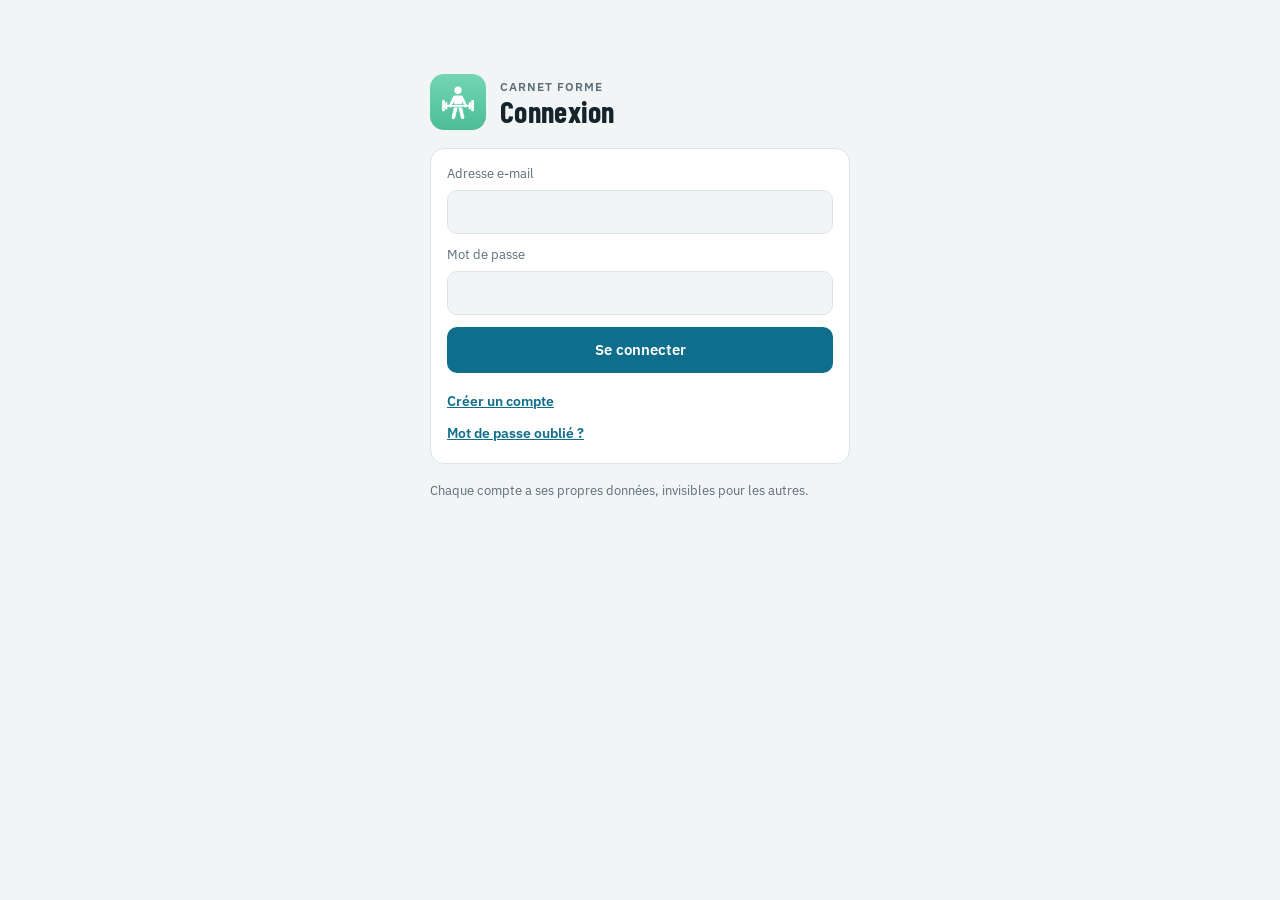
<file: index.html>
<!doctype html>
<html lang="fr">
<head>
<meta charset="utf-8">
<meta name="viewport" content="width=device-width,initial-scale=1,viewport-fit=cover">
<title>Carnet Forme</title>
<meta name="description" content="Carnet d'entraînement, repas et créatine">
<meta name="theme-color" content="#F2F5F6" media="(prefers-color-scheme: light)">
<meta name="theme-color" content="#0F171C" media="(prefers-color-scheme: dark)">
<!-- écran d'accueil iPhone -->
<meta name="apple-mobile-web-app-capable" content="yes">
<meta name="mobile-web-app-capable" content="yes">
<meta name="apple-mobile-web-app-title" content="Carnet forme">
<meta name="apple-mobile-web-app-status-bar-style" content="default">
<link rel="apple-touch-icon" href="icons/apple-touch-icon.png">
<link rel="icon" href="icons/icon.svg" type="image/svg+xml">
<link rel="manifest" href="manifest.webmanifest">
<link rel="preconnect" href="https://fonts.googleapis.com">
<link rel="preconnect" href="https://fonts.gstatic.com" crossorigin>
<link rel="stylesheet" href="https://fonts.googleapis.com/css2?family=Barlow+Condensed:wght@500;600;700&family=IBM+Plex+Sans:wght@400;500;600&family=IBM+Plex+Mono:wght@500&display=swap">
<link rel="stylesheet" href="css/style.css">
</head>
<body>

<!-- ===== Connexion / inscription ===== -->
<div class="auth" id="authView" hidden>
  <div class="auth-brand">
    <img src="icons/icon-192.png" alt="">
    <div><div class="lbl">Carnet Forme</div><h1 id="authTitle">Connexion</h1></div>
  </div>
  <section class="card">
    <form id="authForm" novalidate>
      <label id="fEmail">Adresse e-mail<input id="aEmail" type="email" autocomplete="email" inputmode="email" autocapitalize="off" spellcheck="false"></label>
      <label id="fPass">Mot de passe<input id="aPass" type="password" autocomplete="current-password"></label>
      <label id="fPass2">Confirme le mot de passe<input id="aPass2" type="password" autocomplete="new-password"></label>
      <p class="msg" id="authMsg" role="status" hidden></p>
      <button class="primary" type="submit" id="authSubmit">Se connecter</button>
    </form>
    <div class="auth-links" id="authLinks"></div>
  </section>
  <p class="msg">Chaque compte a ses propres données, invisibles pour les autres.</p>
</div>

<!-- ===== Application ===== -->
<div class="wrap" id="app" hidden>
  <!-- barre fixe en haut : date + navigation + onglets -->
  <div class="appbar">
  <header class="top">
    <div class="daybox">
      <div class="lbl" id="dayRel">Aujourd'hui</div>
      <div class="daylabel" id="dayLabel">—</div>
    </div>
    <div class="daynav">
      <button class="iconbtn" id="prevDay" aria-label="Jour précédent">‹</button>
      <button class="todaybtn" id="goToday">Aujourd'hui</button>
      <button class="iconbtn" id="nextDay" aria-label="Jour suivant">›</button>
    </div>
  </header>
  <nav class="tabs maintabs" role="tablist" aria-label="Sections">
    <button role="tab" id="tabHome" aria-controls="viewHome" aria-selected="true">Accueil</button>
    <button role="tab" id="tabSport" aria-controls="viewSport" aria-selected="false">Séances</button>
    <button role="tab" id="tabExo" aria-controls="viewExo" aria-selected="false">Exercices</button>
    <button role="tab" id="tabNutri" aria-controls="viewNutri" aria-selected="false">Nutrition</button>
  </nav>
  </div>
  <div class="view" id="viewNutri" role="tabpanel" aria-labelledby="tabNutri">
  <section class="card" aria-labelledby="hP">
    <h2 id="hP">Repas du jour</h2>
    <div class="meters">
      <div class="meter">
        <div class="row"><span class="lbl">Protéines</span><span class="lbl" id="targetLbl"></span></div>
        <div class="pnum" id="pTotal">0<small> g</small></div>
        <div class="bar" id="pBar"><i style="width:0%"></i></div>
        <div class="status" id="pStatus"></div>
      </div>
      <div class="meter">
        <div class="row"><span class="lbl">Calories</span><span class="lbl" id="kTargetLbl"></span></div>
        <div class="pnum" id="kTotal">0<small> kcal</small></div>
        <div class="bar" id="kBar"><i style="width:0%"></i></div>
        <div class="status" id="kStatus"></div>
      </div>
    </div>
    <div class="setup" id="setupNote" hidden>Renseigne ton poids pour calculer ton objectif de protéines. <button id="openSettings">Ouvrir les réglages</button></div>
    <div class="quick" id="quick"></div>
    <form class="custom" id="manualForm">
      <input id="kLabel" type="text" placeholder="Aliment ou repas (facultatif)" aria-label="Aliment ou repas">
      <input id="kVal" type="number" inputmode="numeric" min="0" step="1" placeholder="kcal" aria-label="Calories">
      <input id="cGrams" type="number" inputmode="decimal" min="0" step="0.5" placeholder="g prot." aria-label="Grammes de protéines">
      <button class="primary" type="submit">Ajouter</button>
      <div class="status" id="manualStatus" hidden style="flex-basis:100%"></div>
    </form>
    <ul class="entries" id="entries"></ul>
  </section>

  <section class="card" aria-labelledby="hC">
    <h2 id="hC">Créatine</h2>
    <button class="crea" id="creaBtn" aria-pressed="false">
      <span class="box">✓</span>
      <span><strong id="creaTxt">Pas encore prise</strong><em id="creaDose">5 g de monohydrate</em></span>
      <span class="streak" id="streak">0<small>jours d'affilée</small></span>
    </button>
  </section>

  <details id="settingsBox">
    <summary>Réglages</summary>
    <div class="settings">
      <label for="sWeight">Poids (kg)<input id="sWeight" type="number" inputmode="decimal" min="30" max="250" step="0.5" placeholder="ex. 78"></label>
      <label for="sFactor">Protéines (g/kg)<input id="sFactor" type="number" inputmode="decimal" min="0.8" max="3" step="0.1" value="1.8"></label>
      <label for="sDose">Dose créatine (g)<input id="sDose" type="number" inputmode="decimal" min="1" max="20" step="0.5" value="5"></label>
      <label for="sKcal">Objectif kcal (facultatif)<input id="sKcal" type="number" inputmode="numeric" min="800" max="6000" step="50" placeholder="ex. 2600"></label>
      <label for="sWeekGoal">Séances par semaine (objectif)<input id="sWeekGoal" type="number" inputmode="numeric" min="1" max="14" step="1" value="3"></label>
    </div>
    <p class="hint">Repère courant pour un pratiquant régulier : 1,6 à 2,2 g de protéines par kg de poids de corps.</p>

    <div class="sect">
      <h3>Mes salles</h3>
      <p class="msg">Sur les machines et les poulies, les charges sont comparées salle par salle (dernière fois, progression, records).</p>
      <ul class="gymlist" id="gymList"></ul>
      <form class="gymadd" id="gymAddForm">
        <input id="gymNew" type="text" maxlength="40" placeholder="Nom de la salle" aria-label="Nom de la salle à ajouter" autocomplete="off" autocapitalize="sentences">
        <button type="submit" class="ghost">Ajouter</button>
      </form>
      <div class="confirm soft" id="gymPast" hidden>
        <p id="gymPastTxt"></p>
        <div class="gymadd"><select id="gymPastSel" aria-label="Salle des séances passées"></select><button type="button" class="primary" id="gymPastGo">Attribuer</button></div>
      </div>
      <p class="msg" id="gymMsg" role="status" hidden></p>
    </div>

    <div class="sect">
      <h3>Mes données</h3>
      <p class="msg">Sauvegarde toutes tes séances, repas et réglages dans un fichier, ou récupère une sauvegarde (y compris celle de l'ancien artefact).</p>
      <div class="btnrow">
        <button type="button" class="ghost" id="exportBtn">Exporter mes données</button>
        <button type="button" class="ghost" id="importBtn">Importer un fichier</button>
      </div>
      <button type="button" class="linkbtn" id="pasteBtn">… ou coller le texte d'une sauvegarde</button>
      <input type="file" id="importFile" accept=".json,application/json,text/plain" hidden>
      <div class="inline-form" id="pasteBox" hidden>
        <textarea id="pasteText" placeholder="Colle ici le texte JSON exporté" aria-label="Texte de la sauvegarde"></textarea>
        <button type="button" class="ghost" id="pasteRead">Lire ce texte</button>
      </div>
      <div class="confirm soft" id="importConfirm" hidden>
        <p id="importTxt"></p>
        <div class="btnrow"><button type="button" class="primary" id="importGo">Importer</button><button type="button" class="ghost" id="importCancel">Annuler</button></div>
      </div>
      <p class="msg" id="importMsg" role="status" hidden></p>
    </div>

    <div class="sect">
      <h3>Compte</h3>
      <p class="msg">Connecté avec <b id="accEmail"></b></p>
      <div class="btnrow">
        <button type="button" class="ghost" id="pwBtn">Changer de mot de passe</button>
        <button type="button" class="ghost" id="logoutBtn">Se déconnecter</button>
      </div>
      <form class="inline-form" id="pwForm" hidden>
        <input id="pwNew" type="password" autocomplete="new-password" placeholder="Nouveau mot de passe (8 caractères min.)" aria-label="Nouveau mot de passe">
        <input id="pwNew2" type="password" autocomplete="new-password" placeholder="Confirme le nouveau mot de passe" aria-label="Confirme le nouveau mot de passe">
        <button type="submit" class="primary">Enregistrer</button>
      </form>
      <div class="confirm" id="logoutConfirm" hidden>
        <p id="logoutTxt"></p>
        <div class="btnrow"><button type="button" class="danger solid" id="logoutGo">Me déconnecter quand même</button><button type="button" class="ghost" id="logoutCancel">Annuler</button></div>
      </div>
      <button type="button" class="danger" id="deleteBtn">Supprimer mon compte et mes données</button>
      <div class="confirm" id="deleteConfirm" hidden>
        <p><b>Action définitive.</b> Ton compte et toutes tes séances, repas et réglages seront effacés, sans retour possible. Pense à exporter tes données avant si tu veux les garder.</p>
        <div class="btnrow"><button type="button" class="danger solid" id="deleteGo">Supprimer définitivement</button><button type="button" class="ghost" id="deleteCancel">Annuler</button></div>
      </div>
      <p class="msg" id="accMsg" role="status" hidden></p>
    </div>
  </details>
  </div>
  <!-- ===== Accueil : la journée en un coup d'œil et quelques stats ===== -->
  <div class="view" id="viewHome" role="tabpanel" aria-labelledby="tabHome" hidden>
  <section class="card welcome" id="welcome" aria-labelledby="hWel" hidden>
    <h2 id="hWel">Bienvenue !</h2>
    <p>Note ici tes séances, tes repas et ta créatine, jour après jour. Pour commencer, renseigne ton poids : il sert à calculer ton objectif de protéines et le tonnage des tractions.</p>
    <div class="btnrow"><button type="button" class="primary" id="welcomeGo">Renseigner mon poids</button><button type="button" class="ghost" id="welcomeLater">Plus tard</button></div>
  </section>
  <section class="card" aria-labelledby="hToday">
    <h2 id="hToday">Aujourd'hui</h2>
    <div class="tiles">
      <button type="button" class="tile" id="tileSport"></button>
      <button type="button" class="tile" id="tileProt"></button>
      <button type="button" class="tile" id="tileCrea" aria-pressed="false"></button>
    </div>
  </section>
  <section class="card" aria-labelledby="hWeek">
    <div class="row"><h2 id="hWeek">Cette semaine</h2><span class="lbl" id="weekCount"></span></div>
    <div class="week" id="weekStrip"></div>
    <p class="status" id="weekGoalTxt" style="margin:0"></p>
  </section>
  <section class="card" aria-labelledby="hTon">
    <h2 id="hTon">Tonnage</h2>
    <div class="ton-head" id="tonHead"></div>
    <div id="tonChart"></div>
    <p class="status" id="tonInfo" style="margin:0"></p>
  </section>
  <section class="card" aria-labelledby="hPr">
    <h2 id="hPr">Records récents</h2>
    <ul class="prs" id="prList"></ul>
  </section>
  <section class="card" aria-labelledby="hNext">
    <h2 id="hNext">Prochaine séance conseillée</h2>
    <div class="next" id="nextBox"></div>
    <button type="button" class="primary" id="nextGo">Voir la séance</button>
  </section>
  </div>

  <div class="view" id="viewSport" role="tabpanel" aria-labelledby="tabSport" hidden>
  <section class="card" id="woCard" aria-labelledby="hW" hidden>
    <button type="button" class="card-toggle" id="woToggle" aria-expanded="true" aria-controls="woBody"><span class="chev" aria-hidden="true">›</span><h2 id="hW">Musculation</h2><span class="lbl" id="woCount"></span></button>
    <div id="woBody" class="wo-body">
    <div class="gymrow" id="woGym"></div>
    <div class="restcfg">
      <span class="lbl">Repos</span>
      <div class="restchips" id="restChips">
        <button type="button" data-s="60">1:00</button><button type="button" data-s="90">1:30</button><button type="button" data-s="120">2:00</button><button type="button" data-s="180">3:00</button>
      </div>
      <button type="button" class="restgo" id="restGo" aria-label="Lancer le minuteur de repos">▶</button>
    </div>
    <div class="wo-total" id="woTotal" hidden></div>
    <div class="wo-time" id="woTime" hidden></div>
    <button type="button" class="linkbtn fold-all" id="foldAll" hidden>Tout replier</button>
    <div class="wo" id="woList"></div>
    <form class="custom" id="woForm">
      <input id="woName" type="text" placeholder="Chercher ou créer un exercice" aria-label="Nom de l'exercice" autocomplete="off" autocapitalize="sentences">
      <button class="primary" type="submit">Ajouter</button>
    </form>
    <div class="lbl" id="suggLbl">Exercices fréquents · touche pour ajouter</div>
    <div class="chips hscroll" id="exSugg"></div>
    </div>
  </section>

  <section class="card" aria-labelledby="hM">
    <div class="calhead">
      <button class="iconbtn" id="prevMonth" aria-label="Mois précédent">‹</button>
      <div class="monthname" id="hM">—</div>
      <button class="iconbtn" id="nextMonth" aria-label="Mois suivant">›</button>
    </div>
    <div class="grid" id="cal"></div>
    <div class="legend" id="legend"></div>
    <div class="bysport" id="bysport"></div>
  </section>

  <section class="card" aria-labelledby="hS">
    <h2 id="hS">Séance du jour</h2>
    <div class="chips hscroll" id="chips"></div>
  </section>
  </div>

  <div class="view" id="viewExo" role="tabpanel" aria-labelledby="tabExo" hidden>
  <section class="card" aria-labelledby="hPlan">
    <h2 id="hPlan">Prochaine séance</h2>
    <p class="status" id="planIntro" style="margin:0">Je regarde tes dernières séances et te propose un full body (ou une séance ciblée si tu préfères), avec les charges et reps à viser.</p>
    <button class="primary" id="planBtn" type="button">Proposer une séance</button>
    <div id="planBox" class="wo" hidden></div>
  </section>
  <section class="card" aria-labelledby="hX">
    <div class="row"><h2 id="hX">Exercices</h2><span class="lbl" id="exCount"></span></div>
    <input id="exSearch" class="search" type="search" placeholder="Chercher un exercice ou un muscle" aria-label="Chercher un exercice" autocomplete="off">
    <div class="filt" role="group" aria-label="Groupe musculaire" id="fGroup"></div>
    <div class="filt" role="group" aria-label="Matériel" id="fEquip"></div>
    <div class="status" id="exTarget"></div>
    <div class="catlist" id="catList"></div>
  </section>
  </div>

  <div class="sync" id="sync">Chargement…</div>
  <div class="timer" id="timer" role="timer" aria-live="off" hidden>
    <div class="tleft"><span class="lbl" id="tLbl">Repos</span><b id="tTime">1:30</b></div>
    <div class="tbar"><i id="tProg"></i></div>
    <button type="button" id="tPlus">+15 s</button>
    <button type="button" id="tStop" aria-label="Arrêter le minuteur">×</button>
  </div>
  <div class="toast" id="toast" role="status" hidden><span id="toastTxt"></span><button id="undoBtn" type="button">Annuler</button></div>
</div>

<script src="js/vendor/supabase.js"></script>
<script type="module" src="js/app.js"></script>
</body>
</html>
</file>
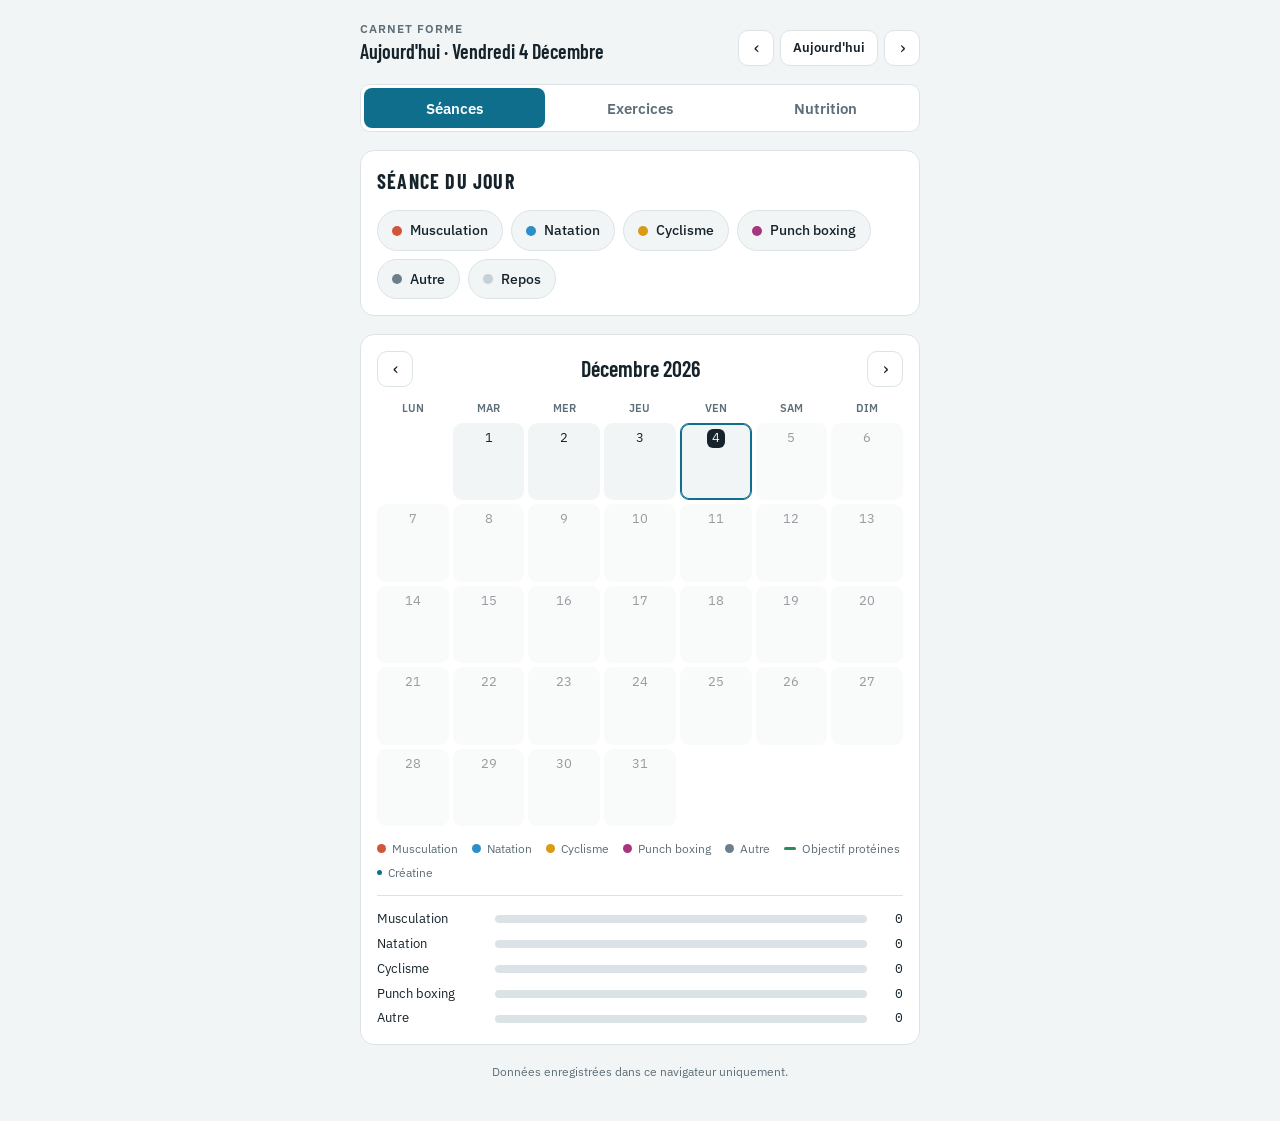
<file: carnet-forme.html>
<!doctype html><html><head><meta charset=utf8><meta name=viewport content="width=device-width,initial-scale=1,viewport-fit=cover"><style>:root{color-scheme:light;box-sizing:border-box;padding-top:env(safe-area-inset-top,0px);padding-bottom:env(safe-area-inset-bottom,0px)}html{scroll-padding-top:env(safe-area-inset-top,0px)}body{margin:0;padding:0;font:14px -apple-system,BlinkMacSystemFont,sans-serif;background:#fff;color:#000}img{max-width:100%}[hidden]:not([hidden=until-found i]){display:none!important}</style></head><body>
<title>Carnet Forme</title>
<meta name="claude:viewport-fit-sides" content="cover">
<link rel="preconnect" href="https://fonts.googleapis.com">
<link rel="stylesheet" href="https://fonts.googleapis.com/css2?family=Barlow+Condensed:wght@500;600;700&family=IBM+Plex+Sans:wght@400;500;600&family=IBM+Plex+Mono:wght@500&display=swap">
<style>
/* Layout: une seule colonne façon carnet d'entraînement — la journée en haut, le calendrier du mois en dessous */
:root{
  --bg:#F2F5F6; --surface:#FFFFFF; --fg:#16232B; --muted:#5D6E78; --line:#DCE3E7;
  --accent:#0F6E8C; --accent-soft:#DCEEF3; --ok:#2E8B57; --ok-soft:#DFF1E6;
  --muscu:#D2553A; --natation:#2C8FC8; --cyclisme:#D99A16; --boxe:#A8357F; --autre:#6E7F8C; --repos:#C7D0D5;
  --display:"Barlow Condensed","Arial Narrow",system-ui,sans-serif;
  --body:"IBM Plex Sans",system-ui,-apple-system,sans-serif;
  --mono:"IBM Plex Mono",ui-monospace,monospace;
}
@media (prefers-color-scheme: dark){:root:not([data-theme="light"]){
  --bg:#0F171C; --surface:#172229; --fg:#E6EDF0; --muted:#93A4AE; --line:#26343C;
  --accent:#4FB6D6; --accent-soft:#163542; --ok:#5CC28A; --ok-soft:#183427;
  --muscu:#E8735A; --natation:#55AEE0; --cyclisme:#EDB540; --boxe:#D166AB; --autre:#8C9CA8; --repos:#34434C;
  color-scheme:dark}}
:root[data-theme="dark"]{
  --bg:#0F171C; --surface:#172229; --fg:#E6EDF0; --muted:#93A4AE; --line:#26343C;
  --accent:#4FB6D6; --accent-soft:#163542; --ok:#5CC28A; --ok-soft:#183427;
  --muscu:#E8735A; --natation:#55AEE0; --cyclisme:#EDB540; --boxe:#D166AB; --autre:#8C9CA8; --repos:#34434C;
  color-scheme:dark}
*{box-sizing:border-box}
body{background:var(--bg);color:var(--fg);font-family:var(--body);font-size:15px;line-height:1.45;
  padding-left:max(16px,env(safe-area-inset-left,0px));padding-right:max(16px,env(safe-area-inset-right,0px));padding-block:20px 40px}
.wrap{max-width:560px;margin:0 auto;display:flex;flex-direction:column;gap:18px}
h1,h2{font-family:var(--display);font-weight:700;letter-spacing:.01em;margin:0;text-wrap:balance}
h1{font-size:30px;line-height:1}
h2{font-size:20px;text-transform:uppercase;letter-spacing:.06em}
.lbl{font-size:12px;text-transform:uppercase;letter-spacing:.08em;color:var(--muted);font-weight:600}
button{font:inherit;color:inherit;cursor:pointer}
button:focus-visible,input:focus-visible{outline:2px solid var(--accent);outline-offset:2px}
.top{display:flex;justify-content:space-between;align-items:flex-end;gap:12px;flex-wrap:wrap}
.daynav{display:flex;align-items:center;gap:6px}
.iconbtn{width:36px;height:36px;border-radius:10px;border:1px solid var(--line);background:var(--surface);font-size:18px;line-height:1}
.todaybtn{height:36px;padding:0 12px;border-radius:10px;border:1px solid var(--line);background:var(--surface);font-size:13px;font-weight:600}
.daylabel{font-family:var(--display);font-size:20px;font-weight:600;text-transform:capitalize}
.card{background:var(--surface);border:1px solid var(--line);border-radius:14px;padding:16px;display:flex;flex-direction:column;gap:14px}
.row{display:flex;align-items:center;justify-content:space-between;gap:12px}
/* Protéines */
.pnum{font-family:var(--display);font-size:44px;font-weight:700;line-height:.9;font-variant-numeric:tabular-nums}
.pnum small{font-size:20px;color:var(--muted);font-weight:600}
.bar{height:10px;border-radius:6px;background:var(--accent-soft);overflow:hidden}
.bar i{display:block;height:100%;background:var(--accent);border-radius:6px;transition:width .3s}
.bar.done i{background:var(--ok)}
.status{font-size:13px;color:var(--muted)}
.status b{color:var(--fg)}
.quick{display:grid;grid-template-columns:1fr;gap:8px}
.qbtn{display:flex;justify-content:space-between;align-items:center;gap:8px;padding:10px 12px;border-radius:10px;border:1px solid var(--line);background:var(--bg);text-align:left;font-size:14px}
.qbtn:hover{border-color:var(--accent)}
.qbtn span:last-child{font-family:var(--mono);font-size:13px;color:var(--accent)}
.custom{display:flex;gap:8px;flex-wrap:wrap}
.custom input{flex:1 1 120px;min-width:0;height:42px;border-radius:10px;border:1px solid var(--line);background:var(--bg);color:var(--fg);padding:0 12px;font:inherit}
.custom input[type=number]{flex:0 1 90px}
.primary{height:42px;padding:0 16px;border-radius:10px;border:0;background:var(--accent);color:var(--surface);font-weight:600}
.entries{list-style:none;margin:0;padding:0;display:flex;flex-direction:column}
.entries li{display:flex;justify-content:space-between;align-items:center;padding:7px 0;border-top:1px solid var(--line);font-size:14px;gap:8px}
.entries li span.g{font-family:var(--mono);margin-left:auto}
.del{flex:none;width:30px;height:30px;border-radius:50%;border:1px solid var(--line);background:var(--bg);color:var(--muted);font-size:18px;line-height:1;display:grid;place-items:center;padding:0}
.del:hover,.del:focus-visible{border-color:var(--muscu);color:var(--muscu)}
.toast{position:fixed;left:50%;transform:translateX(-50%);bottom:calc(16px + env(safe-area-inset-bottom,0px));z-index:20;display:flex;align-items:center;gap:14px;background:var(--fg);color:var(--bg);border-radius:12px;padding:10px 10px 10px 16px;font-size:14px;max-width:calc(100% - 32px);box-shadow:0 6px 20px rgba(0,0,0,.2)}
.toast button{border:0;background:none;color:var(--accent-soft);font-weight:700;text-decoration:underline;padding:6px}
.empty{font-size:13px;color:var(--muted)}
/* Créatine */
.crea{display:flex;align-items:center;gap:14px;padding:14px;border-radius:12px;border:1px solid var(--line);background:var(--bg);width:100%;text-align:left}
.crea .box{flex:none;width:30px;height:30px;border-radius:8px;border:2px solid var(--muted);display:grid;place-items:center;font-size:18px;font-weight:700;color:transparent}
.crea.on{border-color:var(--ok);background:var(--ok-soft)}
.crea.on .box{background:var(--ok);border-color:var(--ok);color:var(--surface)}
.crea strong{display:block;font-size:15px}
.crea em{font-style:normal;font-size:13px;color:var(--muted)}
.streak{margin-left:auto;text-align:right;font-family:var(--display);font-size:26px;font-weight:700;line-height:1;font-variant-numeric:tabular-nums}
.streak small{display:block;font-family:var(--body);font-size:11px;font-weight:500;color:var(--muted);text-transform:uppercase;letter-spacing:.06em}
/* Sport */
.chips{display:flex;flex-wrap:wrap;gap:8px}
.chip{display:flex;align-items:center;gap:8px;padding:9px 14px;border-radius:999px;border:1px solid var(--line);background:var(--bg);font-size:14px;font-weight:500}
.chip .dot{width:10px;height:10px;border-radius:50%;background:var(--c)}
.chip[aria-pressed="true"]{background:var(--c);border-color:var(--c);color:#fff}
.chip[aria-pressed="true"] .dot{background:#fff}
.chip.rest[aria-pressed="true"]{color:var(--fg)}
.chip.rest[aria-pressed="true"] .dot{background:var(--muted)}
/* Calendrier */
.calhead{display:flex;justify-content:space-between;align-items:center;gap:8px}
.monthname{font-family:var(--display);font-size:22px;font-weight:600;text-transform:capitalize}
.grid{display:grid;grid-template-columns:repeat(7,minmax(0,1fr));gap:4px}
.dow{text-align:center;font-size:11px;color:var(--muted);font-weight:600;text-transform:uppercase;padding-bottom:2px}
.day{aspect-ratio:1/1.08;max-width:100%;border-radius:9px;border:1px solid transparent;background:var(--bg);display:flex;flex-direction:column;align-items:center;justify-content:space-between;padding:5px 2px 6px;font-size:13px;font-variant-numeric:tabular-nums;position:relative}
.day.out{visibility:hidden}
.day.future{opacity:.45}
.day.sel{border-color:var(--accent);box-shadow:0 0 0 1px var(--accent) inset}
.day.today .n{background:var(--fg);color:var(--bg);border-radius:6px;padding:0 5px}
.day.trained{background:color-mix(in srgb,var(--c1) 16%,var(--surface))}
.day .dots{display:flex;gap:3px;justify-content:center;flex-wrap:wrap;min-height:8px}
.day .dots i{width:7px;height:7px;border-radius:50%;background:var(--c)}
.day .marks{display:flex;gap:3px;align-items:center;height:4px}
.day .marks .p{width:12px;height:3px;border-radius:2px;background:var(--ok)}
.day .marks .c{width:4px;height:4px;border-radius:50%;background:var(--accent)}
.legend{display:flex;flex-wrap:wrap;gap:6px 14px;font-size:12px;color:var(--muted)}
.legend span{display:inline-flex;align-items:center;gap:6px}
.legend i{width:9px;height:9px;border-radius:50%;background:var(--c);display:inline-block}
.legend i.bar{width:12px;height:3px;border-radius:2px}
.stats{display:grid;grid-template-columns:repeat(3,minmax(0,1fr));gap:10px;border-top:1px solid var(--line);padding-top:14px}
.stat b{display:block;font-family:var(--display);font-size:28px;font-weight:700;line-height:1;font-variant-numeric:tabular-nums}
.stat span{font-size:12px;color:var(--muted)}
.bysport{display:flex;flex-direction:column;gap:6px;border-top:1px solid var(--line);padding-top:14px}
.bs{display:grid;grid-template-columns:110px minmax(0,1fr) 28px;align-items:center;gap:8px;font-size:13px}
.bs .t{height:8px;border-radius:5px;background:var(--line);overflow:hidden}
.bs .t i{display:block;height:100%;background:var(--c);border-radius:5px}
.bs .v{font-family:var(--mono);text-align:right}
/* Réglages */
details{background:var(--surface);border:1px solid var(--line);border-radius:14px;padding:14px 16px}
summary{cursor:pointer;font-weight:600;font-size:14px}
.settings{display:grid;grid-template-columns:repeat(auto-fit,minmax(140px,1fr));gap:12px;margin-top:14px}
.settings label{display:flex;flex-direction:column;gap:6px;font-size:13px;color:var(--muted)}
.settings input{height:40px;border-radius:9px;border:1px solid var(--line);background:var(--bg);color:var(--fg);padding:0 10px;font:inherit;width:100%}
.hint{font-size:12px;color:var(--muted);margin:10px 0 0}
.sync{font-size:12px;color:var(--muted);text-align:center}
.setup{border:1px dashed var(--accent);background:var(--accent-soft);border-radius:10px;padding:10px 12px;font-size:13px}
.setup button{border:0;background:none;color:var(--accent);font-weight:600;padding:0;text-decoration:underline}
.tabs{display:flex;gap:4px;padding:3px;border-radius:10px;background:var(--bg);border:1px solid var(--line)}
.tabs button{flex:1;height:34px;border:0;border-radius:8px;background:none;font-size:13px;font-weight:600;color:var(--muted)}
.tabs button[aria-selected="true"]{background:var(--surface);color:var(--fg);box-shadow:0 1px 2px rgba(0,0,0,.08)}
textarea{width:100%;min-height:76px;border-radius:10px;border:1px solid var(--line);background:var(--bg);color:var(--fg);padding:10px 12px;font:inherit;resize:vertical}
.estimate{border:1px solid var(--accent);background:var(--accent-soft);border-radius:10px;padding:12px;display:flex;flex-direction:column;gap:10px}
.estimate .big{font-family:var(--display);font-size:28px;font-weight:700;line-height:1;font-variant-numeric:tabular-nums}
.estimate .big small{font-size:15px;color:var(--muted);font-weight:600;margin-left:8px}
.estimate p{margin:0;font-size:13px;color:var(--muted)}
.estimate .acts{display:flex;gap:8px;flex-wrap:wrap}
.ghost{height:40px;padding:0 14px;border-radius:10px;border:1px solid var(--accent);background:var(--surface);color:var(--accent);font-weight:600}
.primary:disabled{opacity:.55;cursor:default}
.est-tag{font-size:11px;color:var(--accent);border:1px solid var(--accent);border-radius:5px;padding:0 4px;margin-left:6px}
.view{display:flex;flex-direction:column;gap:18px}
.maintabs{position:sticky;top:env(safe-area-inset-top,0px);z-index:5;background:var(--surface)}
.maintabs button{height:40px;font-size:15px}
.maintabs button[aria-selected="true"]{background:var(--accent);color:var(--surface);box-shadow:none}
.meters{display:grid;grid-template-columns:repeat(2,minmax(0,1fr));gap:14px}
.meter{display:flex;flex-direction:column;gap:8px;min-width:0}
.meter .pnum{font-size:36px}
.meter .pnum small{font-size:16px}
#manualForm input[type=number]{flex:0 1 84px}
.wo{display:flex;flex-direction:column;gap:8px}
.wo-body{display:flex;flex-direction:column;gap:12px}
.restcfg{display:flex;align-items:center;gap:8px;flex-wrap:wrap}
.restchips{display:flex;gap:4px;padding:3px;border-radius:10px;background:var(--bg);border:1px solid var(--line)}
.restchips button{border:0;background:none;border-radius:7px;height:30px;padding:0 10px;font-family:var(--mono);font-size:13px;color:var(--muted)}
.restchips button[aria-pressed="true"]{background:var(--surface);color:var(--fg);box-shadow:0 1px 2px rgba(0,0,0,.1)}
.restgo{width:36px;height:36px;border-radius:50%;border:1px solid var(--accent);background:var(--accent-soft);color:var(--accent);font-size:13px}
.timer{position:fixed;left:max(16px,env(safe-area-inset-left,0px));right:max(16px,env(safe-area-inset-right,0px));bottom:calc(14px + env(safe-area-inset-bottom,0px));z-index:15;max-width:528px;margin:0 auto;display:grid;grid-template-columns:auto minmax(0,1fr) auto auto;align-items:center;gap:12px;background:var(--fg);color:var(--bg);border-radius:14px;padding:10px 10px 10px 16px;box-shadow:0 8px 24px rgba(0,0,0,.25)}
.timer .lbl{color:inherit;opacity:.7;display:block;font-size:10px}
.timer b{font-family:var(--display);font-size:32px;font-weight:700;line-height:1;font-variant-numeric:tabular-nums}
.tbar{height:6px;border-radius:4px;background:color-mix(in srgb,var(--bg) 25%,transparent);overflow:hidden}
.tbar i{display:block;height:100%;width:100%;background:var(--accent-soft);border-radius:4px}
.timer button{height:38px;border-radius:10px;border:0;background:color-mix(in srgb,var(--bg) 18%,transparent);color:inherit;font-weight:600;padding:0 12px;font-size:14px}
.timer.done{background:var(--ok);color:#fff}
.timer.done .tbar i{background:#fff}
body.timing .toast{bottom:calc(90px + env(safe-area-inset-bottom,0px))}
body.timing .wrap{padding-bottom:80px}
.armtoggle{display:inline-flex;align-items:center;gap:8px;border:0;background:none;padding:2px 0;font-size:13px;color:var(--muted);align-self:flex-start}
.armtoggle .sw{width:30px;height:18px;border-radius:9px;background:var(--line);position:relative;transition:background .2s;flex:none}
.armtoggle .sw::after{content:"";position:absolute;top:2px;left:2px;width:14px;height:14px;border-radius:50%;background:var(--surface);transition:transform .2s}
.armtoggle[aria-pressed="true"]{color:var(--fg)}
.armtoggle[aria-pressed="true"] .sw{background:var(--accent)}
.armtoggle[aria-pressed="true"] .sw::after{transform:translateX(12px)}
.wo-total{display:flex;align-items:baseline;flex-wrap:wrap;gap:4px 10px}
.wo-total b{font-family:var(--display);font-size:28px;font-weight:700;line-height:1;font-variant-numeric:tabular-nums}
.wo-total .cmp{font-size:12.5px;color:var(--muted);flex-basis:100%}
.card-toggle{display:flex;align-items:center;gap:8px;border:0;background:none;padding:0;width:100%;text-align:left}
.card-toggle .lbl{margin-left:auto}
.chev{display:inline-block;font-size:20px;line-height:1;color:var(--muted);transition:transform .2s;width:12px}
[aria-expanded="true"]>.chev{transform:rotate(90deg)}
.ex-toggle{display:flex;align-items:baseline;gap:8px;border:0;background:none;padding:0;flex:1;min-width:0;text-align:left}
.ex-name{font-family:var(--display);font-size:18px;font-weight:600;overflow:hidden;text-overflow:ellipsis;white-space:nowrap;min-width:0}
.ex-meta{margin-left:auto;font-family:var(--mono);font-size:12px;color:var(--muted);white-space:nowrap}
.ex-body{display:flex;flex-direction:column;gap:8px;padding-left:20px}
.setchips{display:flex;flex-wrap:wrap;gap:6px}
.setchip{display:inline-flex;align-items:center;gap:2px;font-family:var(--mono);font-size:13px;background:var(--surface);border:1px solid var(--line);border-radius:8px;padding:3px 2px 3px 8px}
.setchip button{border:0;background:none;color:var(--muted);font-size:16px;line-height:1;width:24px;height:24px;padding:0}
.setform .x{font-size:13px;color:var(--muted)}
.setform input{width:64px;height:36px}
.addset{height:36px;padding:0 12px;border-radius:9px;border:1px solid var(--accent);background:var(--accent-soft);color:var(--accent);font-weight:600;font-size:13px}
.ex{border:1px solid var(--line);border-radius:10px;padding:8px 10px;display:flex;flex-direction:column;gap:8px;background:var(--bg)}
.ex-head{display:flex;align-items:center;gap:8px}
.ex-head .del{width:26px;height:26px;font-size:16px}
.ex-head h3{font-family:var(--display);font-size:20px;font-weight:600;margin:0;min-width:0;overflow-wrap:anywhere}
.last{font-size:13px;color:var(--muted)}
.last b{color:var(--fg);font-family:var(--mono);font-weight:500;font-size:12.5px}
.up{color:var(--ok);font-weight:600;font-size:13px}
.sets{list-style:none;margin:0;padding:0;display:flex;flex-direction:column}
.sets li{display:grid;grid-template-columns:64px minmax(0,1fr) auto;align-items:center;gap:8px;padding:5px 0;border-top:1px solid var(--line);font-size:14px}
.sets .n{color:var(--muted);font-size:11px;text-transform:uppercase;letter-spacing:.06em;font-weight:600}
.sets .v{font-family:var(--mono)}
.setform{display:flex;gap:8px;align-items:center;flex-wrap:wrap}
.setform label{display:flex;align-items:center;gap:6px;font-size:13px;color:var(--muted)}
.setform input{width:76px;height:40px;border-radius:9px;border:1px solid var(--line);background:var(--surface);color:var(--fg);padding:0 10px;font:inherit}
.hist summary{font-size:13px;font-weight:500;color:var(--accent)}
.hist ul{list-style:none;margin:6px 0 0;padding:0;display:flex;flex-direction:column;gap:4px;font-size:13px}
.hist li{display:flex;gap:10px;flex-wrap:wrap}
.hist li span:first-child{color:var(--muted);min-width:92px}
.hist li span:last-child{font-family:var(--mono);font-size:12.5px}
.search{width:100%;height:42px;border-radius:10px;border:1px solid var(--line);background:var(--bg);color:var(--fg);padding:0 12px;font:inherit}
.filt{display:flex;gap:6px;overflow-x:auto;padding-bottom:2px;scrollbar-width:none}
.filt::-webkit-scrollbar{display:none}
.filt button{flex:none;height:32px;padding:0 12px;border-radius:999px;border:1px solid var(--line);background:var(--bg);font-size:13px;font-weight:500;white-space:nowrap}
.filt button[aria-pressed="true"]{background:var(--fg);border-color:var(--fg);color:var(--bg)}
.catlist{display:flex;flex-direction:column}
.cat{border-top:1px solid var(--line);padding:10px 0;display:flex;flex-direction:column;gap:6px}
.cat-row{display:flex;align-items:center;gap:10px}
.cat-main{flex:1;min-width:0;border:0;background:none;padding:0;text-align:left;display:flex;flex-direction:column;gap:2px}
.cat-name{font-weight:600;font-size:15px;display:flex;align-items:center;gap:6px}
.cat-name .chev{font-size:16px;width:10px}
.cat-sub{font-size:12.5px;color:var(--muted);padding-left:16px}
.eq{font-size:11px;font-weight:600;letter-spacing:.04em;text-transform:uppercase;color:var(--accent);border:1px solid var(--accent);border-radius:5px;padding:0 5px;margin-left:16px;align-self:flex-start}
.cat-add{flex:none;height:34px;padding:0 12px;border-radius:9px;border:1px solid var(--accent);background:var(--accent-soft);color:var(--accent);font-weight:600;font-size:13px;white-space:nowrap}
.cat-add:disabled{border-color:var(--ok);background:var(--ok-soft);color:var(--ok);cursor:default}
.cues{margin:0;padding:0 0 0 32px;font-size:13.5px;display:flex;flex-direction:column;gap:3px}
.cat-last{font-size:12.5px;color:var(--muted);padding-left:16px}
.tags{display:flex;gap:6px;flex-wrap:wrap;align-items:center}
.tags .eq+.eq{margin-left:0}
.eq.mine{color:var(--ok);border-color:var(--ok)}
.eq.wait{color:var(--muted);border-color:var(--line)}
.cat-act{border:0;background:none;color:var(--accent);font-size:12.5px;font-weight:600;padding:0 0 0 16px;text-decoration:underline;align-self:flex-start}
/* Séance proposée */
.plan-ctx{display:flex;flex-direction:column;gap:4px;font-size:13px;color:var(--muted)}
.plan-ctx b{color:var(--fg);font-weight:600}
.plan-head{display:flex;align-items:baseline;gap:10px;flex-wrap:wrap}
.plan-head b{font-family:var(--display);font-size:24px;font-weight:700;line-height:1}
.plan-list{list-style:none;margin:0;padding:0;display:flex;flex-direction:column}
.plan-list li{display:grid;grid-template-columns:minmax(0,1fr) auto auto;align-items:center;gap:2px 10px;padding:9px 0;border-top:1px solid var(--line)}
.plan-list .pn{font-weight:600;font-size:15px;min-width:0;overflow-wrap:anywhere}
.plan-list .pt{font-family:var(--mono);font-size:13px;color:var(--accent);text-align:right;white-space:nowrap}
.reroll{flex:none;width:30px;height:30px;border-radius:50%;border:1px solid var(--line);background:var(--bg);color:var(--muted);font-size:16px;line-height:1;display:grid;place-items:center;padding:0}
.reroll:hover,.reroll:focus-visible{border-color:var(--accent);color:var(--accent)}
.reroll:disabled{opacity:.4;cursor:default}
.plan-list .pw{grid-column:1/-1;font-size:12.5px;color:var(--muted)}
.plan-list .pw .up{color:var(--ok);font-weight:600}
.plan-acts{display:flex;gap:8px;flex-wrap:wrap}
.plan-acts .primary{flex:1 1 auto}
.ex-goal{font-size:13px;color:var(--accent)}
.ex-goal b{font-family:var(--mono);font-weight:500}
@media (prefers-reduced-motion:reduce){.bar i{transition:none}}
</style>

<div class="wrap">
  <header class="top">
    <div>
      <div class="lbl">Carnet Forme</div>
      <div class="daylabel" id="dayLabel">—</div>
    </div>
    <div class="daynav">
      <button class="iconbtn" id="prevDay" aria-label="Jour précédent">‹</button>
      <button class="todaybtn" id="goToday">Aujourd'hui</button>
      <button class="iconbtn" id="nextDay" aria-label="Jour suivant">›</button>
    </div>
  </header>
  <nav class="tabs maintabs" role="tablist" aria-label="Sections">
    <button role="tab" id="tabSport" aria-controls="viewSport" aria-selected="true">Séances</button>
    <button role="tab" id="tabExo" aria-controls="viewExo" aria-selected="false">Exercices</button>
    <button role="tab" id="tabNutri" aria-controls="viewNutri" aria-selected="false">Nutrition</button>
  </nav>
  <div class="view" id="viewNutri" role="tabpanel" aria-labelledby="tabNutri">
  <section class="card" aria-labelledby="hP">
    <h2 id="hP">Repas du jour</h2>
    <div class="meters">
      <div class="meter">
        <div class="row"><span class="lbl">Protéines</span><span class="lbl" id="targetLbl"></span></div>
        <div class="pnum" id="pTotal">0<small> g</small></div>
        <div class="bar" id="pBar"><i style="width:0%"></i></div>
        <div class="status" id="pStatus"></div>
      </div>
      <div class="meter">
        <div class="row"><span class="lbl">Calories</span><span class="lbl" id="kTargetLbl"></span></div>
        <div class="pnum" id="kTotal">0<small> kcal</small></div>
        <div class="bar" id="kBar"><i style="width:0%"></i></div>
        <div class="status" id="kStatus"></div>
      </div>
    </div>
    <div class="setup" id="setupNote" hidden>Renseigne ton poids pour calculer ton objectif de protéines. <button id="openSettings">Ouvrir les réglages</button></div>
    <div class="quick" id="quick"></div>
    <div class="tabs" role="tablist" aria-label="Mode de saisie" hidden>
      <button role="tab" id="tabDesc" aria-selected="true">Décrire le repas</button>
      <button role="tab" id="tabDirect" aria-selected="false">Saisie manuelle</button>
    </div>
    <div id="paneDesc" hidden>
      <div style="display:flex;flex-direction:column;gap:8px">
        <textarea id="mealDesc" placeholder="ex. 200 g de riz basmati, 150 g de saumon, une poignée d'haricots verts et un yaourt nature" aria-label="Description du repas"></textarea>
        <div class="custom">
          <input id="mealName" type="text" placeholder="Nom du repas (facultatif)" aria-label="Nom du repas">
          <button class="primary" id="estimateBtn" type="button">Estimer</button>
        </div>
        <div class="status" id="estStatus" hidden></div>
        <div class="estimate" id="estBox" hidden>
          <div class="big" id="estKcal"></div>
          <p id="estDetail"></p>
          <div class="acts">
            <button class="primary" id="addKP" type="button">Ajouter ce repas</button>
            <button class="ghost" id="cancelEst" type="button">Ignorer</button>
          </div>
        </div>
      </div>
    </div>
    <form class="custom" id="manualForm">
      <input id="kLabel" type="text" placeholder="Aliment ou repas (facultatif)" aria-label="Aliment ou repas">
      <input id="kVal" type="number" inputmode="numeric" min="0" step="1" placeholder="kcal" aria-label="Calories">
      <input id="cGrams" type="number" inputmode="decimal" min="0" step="0.5" placeholder="g prot." aria-label="Grammes de protéines">
      <button class="primary" type="submit">Ajouter</button>
      <div class="status" id="manualStatus" hidden style="flex-basis:100%"></div>
    </form>
    <ul class="entries" id="entries"></ul>
  </section>

  <section class="card" aria-labelledby="hC">
    <h2 id="hC">Créatine</h2>
    <button class="crea" id="creaBtn" aria-pressed="false">
      <span class="box">✓</span>
      <span><strong id="creaTxt">Pas encore prise</strong><em id="creaDose">5 g de monohydrate</em></span>
      <span class="streak" id="streak">0<small>jours d'affilée</small></span>
    </button>
  </section>

  <details id="settingsBox">
    <summary>Réglages</summary>
    <div class="settings">
      <label for="sWeight">Poids (kg)<input id="sWeight" type="number" inputmode="decimal" min="30" max="250" step="0.5" placeholder="ex. 78"></label>
      <label for="sFactor">Protéines (g/kg)<input id="sFactor" type="number" inputmode="decimal" min="0.8" max="3" step="0.1" value="1.8"></label>
      <label for="sDose">Dose créatine (g)<input id="sDose" type="number" inputmode="decimal" min="1" max="20" step="0.5" value="5"></label>
      <label for="sKcal">Objectif kcal (facultatif)<input id="sKcal" type="number" inputmode="numeric" min="800" max="6000" step="50" placeholder="ex. 2600"></label>
    </div>
    <p class="hint">Repère courant pour un pratiquant régulier : 1,6 à 2,2 g de protéines par kg de poids de corps.</p>
  </details>
  </div>
  <div class="view" id="viewSport" role="tabpanel" aria-labelledby="tabSport" hidden>
  <section class="card" aria-labelledby="hS">
    <h2 id="hS">Séance du jour</h2>
    <div class="chips" id="chips"></div>
  </section>

  <section class="card" id="woCard" aria-labelledby="hW" hidden>
    <button type="button" class="card-toggle" id="woToggle" aria-expanded="true" aria-controls="woBody"><span class="chev" aria-hidden="true">›</span><h2 id="hW">Musculation</h2><span class="lbl" id="woCount"></span></button>
    <div id="woBody" class="wo-body">
    <div class="restcfg">
      <span class="lbl">Repos</span>
      <div class="restchips" id="restChips">
        <button type="button" data-s="60">1:00</button><button type="button" data-s="90">1:30</button><button type="button" data-s="120">2:00</button><button type="button" data-s="180">3:00</button>
      </div>
      <button type="button" class="restgo" id="restGo" aria-label="Lancer le minuteur de repos">▶</button>
    </div>
    <div class="wo-total" id="woTotal" hidden></div>
    <div class="wo" id="woList"></div>
    <form class="custom" id="woForm">
      <input id="woName" type="text" placeholder="Chercher ou créer un exercice" aria-label="Nom de l'exercice" autocomplete="off" autocapitalize="sentences">
      <button class="primary" type="submit">Ajouter</button>
    </form>
    <div class="lbl" id="suggLbl">Exercices fréquents · touche pour ajouter</div>
    <div class="chips" id="exSugg"></div>
    </div>
  </section>

  <section class="card" aria-labelledby="hM">
    <div class="calhead">
      <button class="iconbtn" id="prevMonth" aria-label="Mois précédent">‹</button>
      <div class="monthname" id="hM">—</div>
      <button class="iconbtn" id="nextMonth" aria-label="Mois suivant">›</button>
    </div>
    <div class="grid" id="cal"></div>
    <div class="legend" id="legend"></div>
    <div class="bysport" id="bysport"></div>
  </section>
  </div>

  <div class="view" id="viewExo" role="tabpanel" aria-labelledby="tabExo" hidden>
  <section class="card" aria-labelledby="hPlan">
    <h2 id="hPlan">Prochaine séance</h2>
    <p class="status" id="planIntro" style="margin:0">Je regarde tes dernières séances et te propose un full body (ou une séance ciblée si tu préfères), avec les charges et reps à viser.</p>
    <button class="primary" id="planBtn" type="button">Proposer une séance</button>
    <div id="planBox" class="wo" hidden></div>
  </section>
  <section class="card" aria-labelledby="hX">
    <div class="row"><h2 id="hX">Exercices</h2><span class="lbl" id="exCount"></span></div>
    <input id="exSearch" class="search" type="search" placeholder="Chercher un exercice ou un muscle" aria-label="Chercher un exercice" autocomplete="off">
    <div class="filt" role="group" aria-label="Groupe musculaire" id="fGroup"></div>
    <div class="filt" role="group" aria-label="Matériel" id="fEquip"></div>
    <div class="status" id="exTarget"></div>
    <div class="catlist" id="catList"></div>
  </section>
  </div>

  <div class="sync" id="sync">Chargement…</div>
  <div class="timer" id="timer" role="timer" aria-live="off" hidden>
    <div class="tleft"><span class="lbl" id="tLbl">Repos</span><b id="tTime">1:30</b></div>
    <div class="tbar"><i id="tProg"></i></div>
    <button type="button" id="tPlus">+15 s</button>
    <button type="button" id="tStop" aria-label="Arrêter le minuteur">×</button>
  </div>
  <div class="toast" id="toast" role="status" hidden><span id="toastTxt"></span><button id="undoBtn" type="button">Annuler</button></div>
</div>

<script>
(function(){
const SPORTS=[
  {id:"muscu",name:"Musculation"},
  {id:"natation",name:"Natation"},
  {id:"cyclisme",name:"Cyclisme"},
  {id:"boxe",name:"Punch boxing"},
  {id:"autre",name:"Autre"}
];
const QUICK=[{name:"Shaker whey",g:25,kcal:113}];
const pad=n=>String(n).padStart(2,"0");
const keyOf=d=>d.getFullYear()+"-"+pad(d.getMonth()+1)+"-"+pad(d.getDate());
const fromKey=k=>{const[y,m,d]=k.split("-").map(Number);return new Date(y,m-1,d)};
const addDays=(d,n)=>{const x=new Date(d);x.setDate(x.getDate()+n);return x};
const fmt1=n=>(Math.round(n*10)/10).toLocaleString("fr-FR");
const $=id=>document.getElementById(id);

const state={days:{},settings:{weight:null,factor:1.8,dose:5},sel:keyOf(new Date()),month:null};
state.month=(()=>{const d=new Date();return new Date(d.getFullYear(),d.getMonth(),1)})();

// ---------- stockage : base de l'artefact, sinon navigateur ----------
let db=null, mode="local";
const LS="carnet-forme-v1";
function loadLocal(){try{const r=JSON.parse(localStorage.getItem(LS)||"null");if(r){state.days=r.days||{};Object.assign(state.settings,r.settings||{})}}catch(e){}}
function saveLocal(){try{localStorage.setItem(LS,JSON.stringify({days:state.days,settings:state.settings}))}catch(e){}}
const chains={};
function queueWrite(path,body){
  chains[path]=(chains[path]||Promise.resolve()).then(()=>db.doc(path).set(body)).catch(e=>{
    $("sync").textContent=e&&e.code==="quota_exceeded"?"Stockage plein : supprime d'anciennes données.":"Enregistrement impossible pour l'instant, réessaie dans un moment.";
  });
}
function saveDay(k){
  if(mode==="db"){queueWrite("days/"+k,state.days[k]||{date:k,protein:[],creatine:false,sports:[]})}else saveLocal();
}
let setTimer=null;
function saveSettings(){
  clearTimeout(setTimer);
  setTimer=setTimeout(()=>{if(mode==="db")queueWrite("settings/main",{...state.settings});else saveLocal()},500);
}
function day(k){return state.days[k]||{date:k,protein:[],creatine:false,sports:[]}}
function editDay(k,fn){const d=JSON.parse(JSON.stringify(day(k)));fn(d);state.days[k]=d;saveDay(k);render()}

// ---------- calculs ----------
const target=()=>state.settings.weight?Math.round(state.settings.weight*state.settings.factor):null;
const total=d=>(d.protein||[]).reduce((s,e)=>s+(+e.g||0),0);
function streak(){
  let d=new Date(); if(!day(keyOf(d)).creatine) d=addDays(d,-1);
  let n=0; while(day(keyOf(d)).creatine){n++;d=addDays(d,-1)} return n;
}

// ---------- rendu ----------
function render(){
  const k=state.sel, d=day(k), date=fromKey(k), todayK=keyOf(new Date());
  const lbl=date.toLocaleDateString("fr-FR",{weekday:"long",day:"numeric",month:"long"});
  $("dayLabel").textContent=(k===todayK?"Aujourd'hui · ":"")+lbl;
  $("nextDay").disabled=k>=todayK;

  const t=target(), tot=total(d);
  $("pTotal").innerHTML=fmt1(tot)+"<small> g</small>";
  $("targetLbl").textContent=t?"/ "+t+" g":"";
  $("setupNote").hidden=!!t;
  $("pBar").firstElementChild.style.width=(t?Math.min(100,tot/t*100):0)+"%";
  $("pBar").classList.toggle("done",!!t&&tot>=t);
  $("pStatus").innerHTML=!t?"Objectif à définir":tot>=t?"<b>Objectif atteint</b>":"Encore <b>"+fmt1(t-tot)+" g</b>";

  const kt=state.settings.kcalTarget||null, ktot=(d.kcal||[]).reduce((s,e)=>s+(+e.kcal||0),0);
  $("kTotal").innerHTML=Math.round(ktot).toLocaleString("fr-FR")+"<small> kcal</small>";
  $("kTargetLbl").textContent=kt?"/ "+kt.toLocaleString("fr-FR"):"";
  $("kBar").firstElementChild.style.width=(kt?Math.min(100,ktot/kt*100):0)+"%";
  $("kBar").classList.toggle("done",!!kt&&ktot>=kt);
  $("kStatus").innerHTML=!kt?"Objectif facultatif":ktot>=kt?"<b>Objectif atteint</b>":"Encore <b>"+Math.round(kt-ktot).toLocaleString("fr-FR")+" kcal</b>";

  // liste unique : une ligne par repas, kcal et protéines liées réunies
  const items=[], usedP=new Set();
  (d.kcal||[]).forEach((e,i)=>{
    const pi=e.link?(d.protein||[]).findIndex(p=>p.link===e.link):-1;
    if(pi>=0)usedP.add(pi);
    items.push({label:e.label,kcal:e.kcal,g:pi>=0?d.protein[pi].g:null,est:e.est,desc:e.desc,field:"kcal",i});
  });
  (d.protein||[]).forEach((e,i)=>{if(!usedP.has(i))items.push({label:e.label,kcal:null,g:e.g,field:"protein",i})});
  const ul=$("entries"); ul.innerHTML="";
  if(!items.length){const li=document.createElement("li");li.className="empty";li.style.borderTop="0";li.textContent="Aucun repas noté ce jour. Saisis les kcal et les protéines de ton repas, ou ajoute un shaker.";ul.appendChild(li)}
  items.forEach(it=>{
    const li=document.createElement("li");
    const n=document.createElement("span");n.textContent=it.label||"Repas";
    if(it.est){const tg=document.createElement("span");tg.className="est-tag";tg.textContent="estimé";tg.title=it.desc||"";n.appendChild(tg)}
    const g=document.createElement("span");g.className="g";
    g.textContent=[it.kcal!=null?Math.round(it.kcal)+" kcal":null,it.g!=null?fmt1(it.g)+" g":null].filter(Boolean).join(" · ");
    const b=document.createElement("button");b.className="del";b.setAttribute("aria-label","Supprimer "+(it.label||"ce repas"));b.textContent="×";
    b.onclick=()=>removeEntry(k,it.field,it.i,(it.label||"Repas")+" retiré");
    li.append(n,g,b);ul.appendChild(li);
  });

  const cb=$("creaBtn");cb.classList.toggle("on",!!d.creatine);cb.setAttribute("aria-pressed",d.creatine?"true":"false");
  $("creaTxt").textContent=d.creatine?"Créatine prise":"Pas encore prise";
  $("creaDose").textContent=fmt1(state.settings.dose)+" g de monohydrate";
  $("streak").innerHTML=streak()+"<small>jours d'affilée</small>";

  const chips=$("chips");chips.innerHTML="";
  const rest=Array.isArray(d.sports)&&d.sports.length===0&&d.rest;
  SPORTS.forEach(s=>{
    const b=document.createElement("button");b.className="chip";b.style.setProperty("--c","var(--"+s.id+")");
    const on=(d.sports||[]).includes(s.id);b.setAttribute("aria-pressed",on);
    b.innerHTML='<span class="dot"></span>';b.append(s.name);
    b.onclick=()=>editDay(k,x=>{x.sports=x.sports||[];const i=x.sports.indexOf(s.id);if(i>=0)x.sports.splice(i,1);else{x.sports.push(s.id);x.rest=false}});
    chips.appendChild(b);
  });
  const r=document.createElement("button");r.className="chip rest";r.style.setProperty("--c","var(--repos)");
  r.setAttribute("aria-pressed",!!rest);r.innerHTML='<span class="dot"></span>';r.append("Repos");
  r.onclick=()=>editDay(k,x=>{x.rest=!x.rest;if(x.rest)x.sports=[]});
  chips.appendChild(r);

  renderWorkout();
  renderCatalog();
  renderPlan();
  renderCal();
}

function renderCal(){
  const m=state.month, y=m.getFullYear(), mo=m.getMonth(), todayK=keyOf(new Date()), t=target();
  $("hM").textContent=m.toLocaleDateString("fr-FR",{month:"long",year:"numeric"});
  const now=new Date();$("nextMonth").disabled=y>now.getFullYear()||(y===now.getFullYear()&&mo>=now.getMonth());
  const cal=$("cal");cal.innerHTML="";
  ["lun","mar","mer","jeu","ven","sam","dim"].forEach(n=>{const e=document.createElement("div");e.className="dow";e.textContent=n;cal.appendChild(e)});
  const first=(new Date(y,mo,1).getDay()+6)%7, nd=new Date(y,mo+1,0).getDate();
  for(let i=0;i<first;i++){const e=document.createElement("div");e.className="day out";cal.appendChild(e)}
  const counts={};SPORTS.forEach(s=>counts[s.id]=0);
  let trainedDays=0,protHit=0,creaDays=0,elapsed=0;
  for(let dn=1;dn<=nd;dn++){
    const k=y+"-"+pad(mo+1)+"-"+pad(dn), d=day(k), sp=d.sports||[];
    const b=document.createElement("button");b.className="day";
    if(k>todayK)b.classList.add("future"); else elapsed++;
    if(k===todayK)b.classList.add("today");
    if(k===state.sel)b.classList.add("sel");
    if(sp.length){b.classList.add("trained");b.style.setProperty("--c1","var(--"+sp[0]+")");trainedDays++;sp.forEach(s=>counts[s]++)}
    const hit=t&&total(d)>=t; if(hit)protHit++; if(d.creatine)creaDays++;
    b.innerHTML='<span class="n">'+dn+'</span><span class="dots">'+sp.map(s=>'<i style="--c:var(--'+s+')"></i>').join("")+'</span><span class="marks">'+(hit?'<span class="p"></span>':'')+(d.creatine?'<span class="c"></span>':'')+'</span>';
    const label=fromKey(k).toLocaleDateString("fr-FR",{weekday:"long",day:"numeric",month:"long"});
    b.setAttribute("aria-label",label+" : "+(sp.length?sp.map(s=>SPORTS.find(x=>x.id===s).name).join(", "):"pas de séance")+(hit?", objectif protéines atteint":"")+(d.creatine?", créatine prise":""));
    if(k<=todayK)b.onclick=()=>{state.sel=k;render();window.scrollTo({top:0,behavior:matchMedia("(prefers-reduced-motion: reduce)").matches?"auto":"smooth"})}; else b.disabled=true;
    cal.appendChild(b);
  }
  $("legend").innerHTML=SPORTS.map(s=>'<span><i style="--c:var(--'+s.id+')"></i>'+s.name+'</span>').join("")+'<span><i class="bar" style="--c:var(--ok)"></i>Objectif protéines</span><span><i style="--c:var(--accent);width:5px;height:5px"></i>Créatine</span>';
  const el=Math.max(elapsed,1);
  const max=Math.max(1,...Object.values(counts));
  $("bysport").innerHTML=SPORTS.map(s=>'<div class="bs"><span>'+s.name+'</span><span class="t"><i style="--c:var(--'+s.id+');width:'+(counts[s.id]/max*100)+'%"></i></span><span class="v">'+counts[s.id]+'</span></div>').join("");
}

function renderSettings(){
  $("sWeight").value=state.settings.weight??"";
  $("sFactor").value=state.settings.factor;
  $("sDose").value=state.settings.dose;
  $("sKcal").value=state.settings.kcalTarget??"";
}

// ---------- saisie des repas ----------
const newLink=()=>"m"+Date.now().toString(36)+Math.random().toString(36).slice(2,6);
function addMeal(label,kcal,g,extra){
  editDay(state.sel,x=>{const link=newLink();
    if(kcal>0){x.kcal=x.kcal||[];x.kcal.push(Object.assign({label,kcal:Math.round(kcal),link},extra||{}))}
    if(g>0){x.protein=x.protein||[];x.protein.push({label,g:Math.round(g*10)/10,link})}});
}
function setTab(desc){
  $("tabDesc").setAttribute("aria-selected",desc);$("tabDirect").setAttribute("aria-selected",!desc);
  $("paneDesc").hidden=!desc;$("manualForm").hidden=desc;
}
$("tabDesc").onclick=()=>setTab(true);
$("tabDirect").onclick=()=>setTab(false);
const num=id=>parseFloat(String($(id).value).replace(",","."));
$("manualForm").addEventListener("submit",e=>{e.preventDefault();
  const kc=num("kVal"), g=num("cGrams");
  if(!(kc>0)&&!(g>0)){$("manualStatus").hidden=false;$("manualStatus").textContent="Indique au moins les kcal ou les grammes de protéines.";return}
  $("manualStatus").hidden=true;
  addMeal($("kLabel").value.trim()||"Saisie libre",kc,g);
  $("kVal").value="";$("cGrams").value="";$("kLabel").value=""});

let sampleFn=null, lastEst=null, estAbort=null;
function showEstStatus(t){$("estStatus").hidden=!t;$("estStatus").textContent=t||""}
$("estimateBtn").onclick=async()=>{
  const desc=$("mealDesc").value.trim();
  if(!desc){showEstStatus("Décris d'abord ce que tu as mangé, avec les quantités si tu les connais.");$("mealDesc").focus();return}
  if(!sampleFn){showEstStatus("L'estimation n'est pas disponible dans cette vue. Utilise la saisie manuelle.");return}
  $("estimateBtn").disabled=true;$("estBox").hidden=true;showEstStatus("Estimation en cours…");
  if(estAbort)estAbort.abort();estAbort=new AbortController();
  try{
    const r=await sampleFn.json(
      "Tu es un nutritionniste. Estime les apports du repas décrit ci-dessous. Si une quantité manque, suppose une portion adulte standard en France et dis-le dans 'hypotheses'. "+
      "Réponds UNIQUEMENT en JSON : {\"kcal\": nombre entier, \"proteines_g\": nombre, \"nom\": \"nom court du repas (4 mots max)\", \"detail\": \"décomposition courte par aliment, ex. 'riz 260 kcal, saumon 310 kcal'\", \"hypotheses\": \"hypothèses de portions en une phrase, ou chaîne vide\"}.\n\nRepas : "+desc,
      {modelTier:"quick",signal:estAbort.signal});
    const kcal=Math.round(+r.kcal);
    if(!(kcal>0))throw{code:"invalid_json"};
    lastEst={kcal,prot:Math.round((+r.proteines_g||0)*10)/10,name:String(r.nom||"Repas").slice(0,40),desc};
    $("estKcal").innerHTML="≈ "+kcal.toLocaleString("fr-FR")+" kcal<small>"+fmt1(lastEst.prot)+" g de protéines</small>";
    $("estDetail").textContent=[r.detail,r.hypotheses].filter(Boolean).join(" · ");
    $("estBox").hidden=false;showEstStatus("");
  }catch(e){
    const c=e&&e.code;
    showEstStatus(c==="rate_limited"?"Trop de demandes d'affilée. Réessaie dans une minute.":c==="not_granted"?"Estimation refusée. Tu peux l'autoriser dans les permissions de la page, ou utiliser la saisie manuelle.":"Je n'ai pas pu estimer ce repas. Reformule avec les quantités, ou utilise la saisie manuelle.");
  }finally{$("estimateBtn").disabled=false}
};
$("addKP").onclick=()=>{
  if(!lastEst)return;const est=lastEst;
  addMeal($("mealName").value.trim()||est.name,est.kcal,est.prot,{est:true,desc:est.desc});
  lastEst=null;$("estBox").hidden=true;$("mealDesc").value="";$("mealName").value="";
};
$("cancelEst").onclick=()=>{lastEst=null;$("estBox").hidden=true};

// ---------- interactions ----------
$("quick").innerHTML="";
QUICK.forEach(q=>{const b=document.createElement("button");b.className="qbtn";b.innerHTML="<span></span><span></span>";b.firstChild.textContent=q.name;b.lastChild.textContent="+"+q.g+" g · "+q.kcal+" kcal";
  b.onclick=()=>addMeal(q.name,q.kcal,q.g);$("quick").appendChild(b)});
$("creaBtn").onclick=()=>editDay(state.sel,x=>{x.creatine=!x.creatine});
$("prevDay").onclick=()=>{state.sel=keyOf(addDays(fromKey(state.sel),-1));syncMonth();render()};
$("nextDay").onclick=()=>{const n=keyOf(addDays(fromKey(state.sel),1));if(n<=keyOf(new Date())){state.sel=n;syncMonth();render()}};
$("goToday").onclick=()=>{state.sel=keyOf(new Date());syncMonth();render()};
$("prevMonth").onclick=()=>{state.month=new Date(state.month.getFullYear(),state.month.getMonth()-1,1);renderCal()};
$("nextMonth").onclick=()=>{state.month=new Date(state.month.getFullYear(),state.month.getMonth()+1,1);renderCal()};
$("openSettings").onclick=()=>{$("settingsBox").open=true;$("sWeight").focus()};
function syncMonth(){const d=fromKey(state.sel);state.month=new Date(d.getFullYear(),d.getMonth(),1)}
[["sWeight","weight"],["sFactor","factor"],["sDose","dose"],["sKcal","kcalTarget"]].forEach(([id,f])=>$(id).addEventListener("input",()=>{
  const v=parseFloat(String($(id).value).replace(",","."));state.settings[f]=v>0?v:((f==="weight"||f==="kcalTarget")?null:state.settings[f]);render();saveSettings()}));

// ---------- suppression avec annulation ----------
let undo=null, toastTimer=null;
function removeEntry(k,field,i,msg){
  const before=JSON.parse(JSON.stringify(day(k)));
  const link=(before[field]||[])[i]&&before[field][i].link;
  editDay(k,x=>{if(link){x.protein=(x.protein||[]).filter(e=>e.link!==link);x.kcal=(x.kcal||[]).filter(e=>e.link!==link)}else x[field].splice(i,1)});
  undo={k,before};
  $("toastTxt").textContent=msg;$("toast").hidden=false;
  clearTimeout(toastTimer);toastTimer=setTimeout(()=>{$("toast").hidden=true;undo=null},6000);
}
$("undoBtn").onclick=()=>{
  if(!undo)return;const u=undo;undo=null;
  editDay(u.k,x=>{Object.keys(x).forEach(f=>delete x[f]);Object.assign(x,JSON.parse(JSON.stringify(u.before)))});
  clearTimeout(toastTimer);$("toast").hidden=true;
};

// ---------- musculation ----------
const DEFAULT_EX=["Développé couché","Développé incliné","Squat","Soulevé de terre","Tractions","Développé militaire","Rowing barre","Tirage vertical","Curl biceps","Extension triceps poulie","Dips","Presse à cuisses","Fentes","Élévations latérales","Leg curl"];
const norm=x=>String(x||"").trim().toLowerCase();
const shortDate=k=>fromKey(k).toLocaleDateString("fr-FR",{weekday:"short",day:"numeric",month:"short"});
const fmtSets=sets=>sets.map(x=>fmt1(x.kg)+" kg × "+x.reps).join(" · ");
const best=sets=>Math.max(0,...sets.map(x=>+x.kg||0));
// tonnage = somme charge × reps ; pour les tractions, la charge = poids de corps + lest
const isBW=ex=>/traction|pull[- ]?up|chin[- ]?up/i.test(ex||"");
const effKg=(ex,kg)=>(isBW(ex)?(+state.settings.weight||0):0)+(+kg||0);
// exercices faits bras par bras (haltères) : tonnage ×2 ; réglable par exercice
const DEF_ARM=/halt[eè]re|dumbbell|unilat|curl(?!.*barre)/i;
const perArm=ex=>{const o=(state.settings.perArm||{})[norm(ex)];return o===undefined?DEF_ARM.test(ex||""):!!o};
const vol=(ex,sets)=>(sets||[]).reduce((s,x)=>s+effKg(ex,x.kg)*(+x.reps||0),0)*(perArm(ex)?2:1);
const fmtKg=n=>Math.round(n).toLocaleString("fr-FR")+" kg";
const setTxt=(ex,x)=>(isBW(ex)?(+x.kg>0?"PDC+"+fmt1(x.kg):"PDC"):fmt1(x.kg))+"×"+x.reps;
function prevSessions(ex,k,n){
  const out=[];
  Object.keys(state.days).filter(x=>x<k).sort().reverse().some(dk=>{
    const w=(state.days[dk].workout||[]).find(e=>norm(e.ex)===norm(ex)&&(e.sets||[]).length);
    if(w)out.push({k:dk,sets:w.sets});
    return out.length>=n;
  });
  return out;
}
let woDirty=false;
// suggestions : exercices les plus faits d'abord, puis les classiques
function allNames(){
  const count={};
  Object.values(state.days).forEach(x=>(x.workout||[]).forEach(e=>{if(e.ex)count[e.ex]=(count[e.ex]||0)+1}));
  const used=Object.keys(count).sort((a,b)=>count[b]-count[a]||a.localeCompare(b,"fr"));
  const seen=new Set(used.map(norm));
  return used.concat(DEFAULT_EX.filter(n=>!seen.has(norm(n))));
}
function addExercise(name){
  name=name.trim();if(!name)return;
  const known=allNames().find(v=>norm(v)===norm(name));
  name=known||name.charAt(0).toUpperCase()+name.slice(1);
  (day(state.sel).workout||[]).forEach(e=>folded.add(state.sel+"|"+e.ex));folded.delete(state.sel+"|"+name);woCardOpen=true;
  editDay(state.sel,x=>{x.workout=x.workout||[];x.workout.push({ex:name,sets:[]});x.sports=x.sports||[];if(!x.sports.includes("muscu"))x.sports.push("muscu");x.rest=false});
  $("woName").value="";renderSugg();
  if(!inCatalog(name))classify([name]);
}
function renderSugg(){
  const q=norm($("woName").value);
  const today=new Set((day(state.sel).workout||[]).map(e=>norm(e.ex)));
  const list=allNames().filter(n=>!today.has(norm(n))&&(!q||norm(n).includes(q))).slice(0,q?12:8);
  $("suggLbl").textContent=q?(list.length?"Suggestions":"Nouvel exercice : touche Ajouter pour le créer"):"Exercices fréquents · touche pour ajouter";
  const box=$("exSugg");box.innerHTML="";
  list.forEach(n=>{const b=document.createElement("button");b.type="button";b.className="chip";b.textContent=n;b.onclick=()=>addExercise(n);box.appendChild(b)});
}
$("woName").addEventListener("input",renderSugg);
const folded=new Set(); let woCardOpen=true, lastAdded=null;
function renderWorkout(){
  const k=state.sel, d=day(k), list=d.workout||[];
  const show=(d.sports||[]).includes("muscu");
  $("woCard").hidden=!show;
  if(!show)return;
  const box=$("woList");
  if(box.contains(document.activeElement)&&document.activeElement.tagName==="INPUT"){woDirty=true;return}
  woDirty=false;
  renderSugg();
  const nSets=list.reduce((s,e)=>s+(e.sets||[]).length,0);
  const tot=list.reduce((s,e)=>s+vol(e.ex,e.sets),0);
  $("woCount").textContent=list.length?list.length+" exo"+(list.length>1?"s":"")+" · "+nSets+" série"+(nSets>1?"s":"")+(tot?" · "+fmtKg(tot):""):"";
  $("woTotal").hidden=!tot;
  if(tot){
    const prevDay=Object.keys(state.days).filter(x=>x<k&&(state.days[x].workout||[]).some(e=>(e.sets||[]).length)).sort().pop();
    const pt=prevDay?(state.days[prevDay].workout||[]).reduce((s,e)=>s+vol(e.ex,e.sets),0):0;
    $("woTotal").innerHTML='<span class="lbl">Tonnage de la séance</span><b>'+fmtKg(tot)+'</b>'+(pt?'<span class="cmp">séance précédente ('+shortDate(prevDay)+') : '+fmtKg(pt)+'</span>':'');
  }
  $("woToggle").setAttribute("aria-expanded",woCardOpen);
  $("woBody").hidden=!woCardOpen;
  box.innerHTML="";
  if(!list.length){const p=document.createElement("p");p.className="empty";p.style.margin="0";p.textContent="Ajoute ton premier exercice : la charge et les reps de ta dernière séance s'afficheront automatiquement.";box.appendChild(p)}
  list.forEach((w,wi)=>{
    const sets=w.sets||[], prev=prevSessions(w.ex,k,5), last=prev[0];
    const id=k+"|"+w.ex, open=!folded.has(id);
    const ex=document.createElement("div");ex.className="ex";
    const head=document.createElement("div");head.className="ex-head";
    const tg=document.createElement("button");tg.type="button";tg.className="ex-toggle";tg.setAttribute("aria-expanded",open);
    tg.innerHTML='<span class="chev" aria-hidden="true">›</span><span class="ex-name"></span><span class="ex-meta"></span>';
    tg.querySelector(".ex-name").textContent=w.ex;
    let meta=sets.length?sets.length+" série"+(sets.length>1?"s":"")+" · "+fmtKg(vol(w.ex,sets)):"à faire";
    if(last&&sets.length){const diff=best(sets)-best(last.sets);if(diff>0)meta+=" ↑";}
    tg.querySelector(".ex-meta").textContent=meta;
    tg.onclick=()=>{open?folded.add(id):folded.delete(id);renderWorkout()};
    const del=document.createElement("button");del.className="del";del.setAttribute("aria-label","Supprimer l'exercice "+w.ex);del.textContent="×";
    del.onclick=()=>undoable(k,w.ex+" retiré",x=>x.workout.splice(wi,1));
    head.append(tg,del);ex.appendChild(head);
    if(open){
      const body=document.createElement("div");body.className="ex-body";
      const info=document.createElement("div");info.className="last";
      if(last){info.textContent="Dernière fois ("+shortDate(last.k)+") : ";const b=document.createElement("b");b.textContent=last.sets.map(x=>fmt1(x.kg)+"×"+x.reps).join("  ");info.appendChild(b)}
      else info.textContent="Premier enregistrement de cet exercice.";
      if(last&&sets.length){const diff=best(sets)-best(last.sets);if(diff>0){const u=document.createElement("span");u.className="up";u.textContent=" ↑ +"+fmt1(diff)+" kg";info.appendChild(u)}}
      body.appendChild(info);
      if(w.plan){const g=document.createElement("div");g.className="ex-goal";g.textContent="Objectif : ";const b=document.createElement("b");b.textContent=planTxt(w.ex,w.plan);g.appendChild(b);
        if(sets.length)g.appendChild(document.createTextNode(" · "+sets.length+"/"+w.plan.sets+" séries"));body.appendChild(g)}
      if(sets.length){
        const v=vol(w.ex,sets), vl=document.createElement("div");vl.className="last";
        vl.textContent="Total : ";const b=document.createElement("b");b.textContent=fmtKg(v);vl.appendChild(b);
        if(last){const pv=vol(w.ex,last.sets);if(pv){const d=Math.round((v-pv)/pv*100);const c=document.createElement("span");c.className=d>0?"up":"";c.textContent=" ("+(d>0?"+":"")+d+" % vs dernière fois : "+fmtKg(pv)+")";vl.appendChild(c)}}
        if(perArm(w.ex))vl.appendChild(document.createTextNode(" · ×2 (par bras)"));
        if(isBW(w.ex))vl.appendChild(document.createTextNode(state.settings.weight?" · poids de corps ("+fmt1(state.settings.weight)+" kg) inclus":" · renseigne ton poids dans les Réglages pour compter le poids de corps"));
        body.appendChild(vl);
      }
      if(sets.length){
        const row=document.createElement("div");row.className="setchips";
        sets.forEach((st,si)=>{
          const c=document.createElement("span");c.className="setchip";
          const t=document.createElement("span");t.textContent=setTxt(w.ex,st);
          const b=document.createElement("button");b.setAttribute("aria-label","Supprimer la série "+(si+1));b.textContent="×";
          b.onclick=()=>undoable(k,"Série "+(si+1)+" retirée",x=>x.workout[wi].sets.splice(si,1));
          c.append(t,b);row.appendChild(c);
        });
        body.appendChild(row);
      }
      const ref=sets.length?sets[sets.length-1]:(w.plan&&w.plan.kg!=null?{kg:w.plan.kg,reps:w.plan.reps}:(last?last.sets[last.sets.length-1]:null));
      const f=document.createElement("form");f.className="setform";
      f.innerHTML='<input id="kg-'+wi+'" type="number" inputmode="decimal" min="0" step="0.5" placeholder="kg" aria-label="Charge en kg"><span class="x" aria-hidden="true">kg ×</span><input id="rp-'+wi+'" type="number" inputmode="numeric" min="1" step="1" placeholder="reps" aria-label="Répétitions"><button class="addset" type="submit">+ Série</button>';
      if(ref){f.querySelector("#kg-"+wi).value=ref.kg;f.querySelector("#rp-"+wi).value=ref.reps}
      f.addEventListener("submit",e=>{e.preventDefault();
        const kg=parseFloat(String(f.querySelector("#kg-"+wi).value).replace(",",".")), r=parseInt(f.querySelector("#rp-"+wi).value,10);
        if(!(kg>=0)||!(r>0))return;
        document.activeElement&&document.activeElement.blur();
        editDay(k,x=>{x.workout[wi].sets=x.workout[wi].sets||[];x.workout[wi].sets.push({kg,reps:r})});
        startRest(restDur);
      });
      body.appendChild(f);
      const arm=document.createElement("button");arm.type="button";arm.className="armtoggle";arm.setAttribute("aria-pressed",perArm(w.ex));
      arm.innerHTML='<span class="sw" aria-hidden="true"></span>Charge et reps par bras (tonnage ×2)';
      arm.onclick=()=>{const m=Object.assign({},state.settings.perArm||{});m[norm(w.ex)]=!perArm(w.ex);state.settings.perArm=m;saveSettings();renderWorkout()};
      body.appendChild(arm);
      if(prev.length>1){
        const det=document.createElement("details");det.className="hist";
        det.innerHTML="<summary>Historique</summary><ul></ul>";
        prev.forEach(pv=>{const li=document.createElement("li");li.innerHTML="<span></span><span></span>";li.firstChild.textContent=shortDate(pv.k);li.lastChild.textContent=pv.sets.map(x=>fmt1(x.kg)+"×"+x.reps).join("  ");det.querySelector("ul").appendChild(li)});
        body.appendChild(det);
      }
      ex.appendChild(body);
    }
    box.appendChild(ex);
  });
}
$("woList").addEventListener("focusout",()=>setTimeout(()=>{if(woDirty&&!$("woList").contains(document.activeElement))renderWorkout()},0));
$("woToggle").onclick=()=>{woCardOpen=!woCardOpen;renderWorkout()};
$("woForm").addEventListener("submit",e=>{e.preventDefault();addExercise($("woName").value)});
// ---------- minuteur de repos ----------
let restDur=90, tEnd=0, tTotal=0, tInt=null, actx=null, wlock=null, tHide=null;
try{const v=parseInt(localStorage.getItem("carnet-forme-rest"),10);if(v>0)restDur=v}catch(e){}
function paintRestChips(){[...$("restChips").children].forEach(b=>b.setAttribute("aria-pressed",+b.dataset.s===restDur))}
$("restChips").addEventListener("click",e=>{const b=e.target.closest("button");if(!b)return;restDur=+b.dataset.s;try{localStorage.setItem("carnet-forme-rest",restDur)}catch(_){}paintRestChips();if(tInt)startRest(restDur)});
paintRestChips();
const mmss=s=>Math.floor(s/60)+":"+String(s%60).padStart(2,"0");
function beep(){
  if(!actx)return;
  try{[0,.25,.5].forEach(t=>{const o=actx.createOscillator(),g=actx.createGain();o.frequency.value=880;o.connect(g);g.connect(actx.destination);
    const st=actx.currentTime+t;g.gain.setValueAtTime(.0001,st);g.gain.exponentialRampToValueAtTime(.3,st+.02);g.gain.exponentialRampToValueAtTime(.0001,st+.18);o.start(st);o.stop(st+.2)})}catch(e){}
}
function startRest(sec){
  try{actx=actx||new (window.AudioContext||window.webkitAudioContext)();if(actx.state==="suspended")actx.resume()}catch(e){actx=null}
  clearTimeout(tHide);clearInterval(tInt);
  tTotal=sec;tEnd=Date.now()+sec*1000;
  $("timer").classList.remove("done");$("tLbl").textContent="Repos";$("timer").hidden=false;document.body.classList.add("timing");
  try{if(navigator.wakeLock&&!wlock)navigator.wakeLock.request("screen").then(l=>{wlock=l;l.addEventListener("release",()=>{wlock=null})}).catch(()=>{})}catch(e){}
  tick();tInt=setInterval(tick,250);
}
function tick(){
  const rem=Math.ceil((tEnd-Date.now())/1000);
  if(rem<=0){
    clearInterval(tInt);tInt=null;beep();try{navigator.vibrate&&navigator.vibrate([200,100,200])}catch(e){}
    $("tTime").textContent="0:00";$("tLbl").textContent="C'est reparti !";$("tProg").style.width="0%";$("timer").classList.add("done");
    tHide=setTimeout(stopRest,8000);return;
  }
  $("tTime").textContent=mmss(rem);
  $("tProg").style.width=Math.max(0,(tEnd-Date.now())/(tTotal*1000)*100)+"%";
}
function stopRest(){
  clearInterval(tInt);tInt=null;clearTimeout(tHide);$("timer").hidden=true;document.body.classList.remove("timing");
  try{wlock&&wlock.release()}catch(e){}wlock=null;
}
$("restGo").onclick=()=>startRest(restDur);
$("tPlus").onclick=()=>{if(tInt){tEnd+=15000;tTotal+=15}else startRest(15);tick()};
$("tStop").onclick=stopRest;
document.addEventListener("visibilitychange",()=>{if(!document.hidden&&tInt)tick()});

function undoable(k,msg,fn){
  const before=JSON.parse(JSON.stringify(day(k)));
  editDay(k,fn);
  undo={k,before};
  $("toastTxt").textContent=msg;$("toast").hidden=false;
  clearTimeout(toastTimer);toastTimer=setTimeout(()=>{$("toast").hidden=true;undo=null},6000);
}

// ---------- catalogue d'exercices ----------
const GROUPS=[["pecs","Pectoraux"],["dos","Dos"],["epaules","Épaules"],["biceps","Biceps"],["triceps","Triceps"],["jambes","Jambes"],["fessiers","Fessiers"],["mollets","Mollets"],["abdos","Abdos"],["autres","Autres"]];
const EQUIP=[["barre","Barre"],["halteres","Haltères"],["machine","Machine"],["poulie","Poulie"],["pdc","Poids du corps"]];
// [nom, groupe, matériel, muscles travaillés, consignes]
const CATALOG=[
["Développé couché","pecs","barre","Pectoraux, triceps, avant d'épaule",["Omoplates serrées et basses sur le banc","Barre qui touche le bas des pecs","Pieds bien ancrés au sol"]],
["Développé incliné","pecs","barre","Haut des pectoraux, épaules",["Banc réglé vers 30°","Descente contrôlée vers le haut du torse"]],
["Développé couché haltères","pecs","halteres","Pectoraux, triceps",["Plus d'amplitude qu'à la barre","Coudes à environ 45° du buste"]],
["Développé incliné haltères","pecs","halteres","Haut des pectoraux",["Banc entre 30 et 45°","Rapprocher les haltères en haut sans les cogner"]],
["Écarté haltères","pecs","halteres","Pectoraux",["Coudes légèrement fléchis et fixes","Descendre jusqu'à l'étirement, pas plus"]],
["Écarté poulie vis-à-vis","pecs","poulie","Pectoraux",["Buste légèrement penché en avant","Ramener les mains devant le bas des pecs"]],
["Pec deck","pecs","machine","Pectoraux",["Dos plaqué au dossier","Tenir une seconde en contraction"]],
["Dips","pecs","pdc","Bas des pectoraux, triceps",["Buste penché en avant pour cibler les pecs","Descendre jusqu'à épaules au niveau des coudes"]],
["Pompes","pecs","pdc","Pectoraux, triceps, gainage",["Corps aligné de la tête aux talons","Poitrine à un poing du sol"]],
["Tractions","dos","pdc","Grand dorsal, biceps",["Partir bras tendus","Menton au-dessus de la barre, sans élan"]],
["Tirage vertical","dos","poulie","Grand dorsal",["Tirer la barre vers le haut de la poitrine","Coudes vers le bas et l'arrière"]],
["Rowing barre","dos","barre","Épaisseur du dos, rhomboïdes",["Buste incliné vers 45°, dos neutre","Tirer la barre vers le nombril"]],
["Rowing haltère","dos","halteres","Grand dorsal",["Un genou et une main sur le banc","Tirer le coude vers la hanche"]],
["Tirage horizontal poulie","dos","poulie","Milieu du dos",["Buste droit, sans balancer","Serrer les omoplates en fin de tirage"]],
["Rowing machine","dos","machine","Milieu du dos",["Poitrine contre l'appui","Pause d'une seconde omoplates serrées"]],
["Pull-over poulie","dos","poulie","Grand dorsal",["Bras presque tendus","Ramener la barre jusqu'aux cuisses"]],
["Soulevé de terre","dos","barre","Toute la chaîne arrière",["Barre collée aux tibias","Dos neutre, pousser le sol avec les jambes"]],
["Développé militaire","epaules","barre","Épaules, triceps",["Gainer abdos et fessiers","La tête passe sous la barre en haut"]],
["Développé haltères assis","epaules","halteres","Épaules",["Dossier presque vertical","Ne pas cambrer le bas du dos"]],
["Élévations latérales","epaules","halteres","Milieu d'épaule",["Monter jusqu'à l'horizontale","Coudes légèrement fléchis, sans élan"]],
["Élévations latérales poulie","epaules","poulie","Milieu d'épaule",["Tension constante tout le mouvement","Un bras à la fois"]],
["Oiseau haltères","epaules","halteres","Arrière d'épaule",["Buste penché, dos plat","Ouvrir les bras sur les côtés"]],
["Face pull","epaules","poulie","Arrière d'épaule, coiffe des rotateurs",["Corde à hauteur du visage","Tirer en écartant les mains"]],
["Shrugs haltères","epaules","halteres","Trapèzes",["Hausser les épaules vers les oreilles","Pas de rotation des épaules"]],
["Curl barre","biceps","barre","Biceps",["Coudes fixes le long du corps","Pas de balancier du buste"]],
["Curl haltères","biceps","halteres","Biceps",["Tourner la paume vers le haut en montant","Descente lente et contrôlée"]],
["Curl marteau","biceps","halteres","Brachial, avant-bras",["Prise neutre, pouces vers le haut","Coudes immobiles"]],
["Curl incliné haltères","biceps","halteres","Biceps, longue portion",["Banc à 45°, bras pendants","Amplitude complète"]],
["Pupitre biceps machine","biceps","machine","Biceps",["Aisselles calées sur le pupitre","Ne pas verrouiller les coudes en bas"]],
["Extension triceps poulie","triceps","poulie","Triceps",["Coudes collés au buste","Tendre complètement les bras en bas"]],
["Barre au front","triceps","barre","Triceps",["Coudes serrés et pointés vers le plafond","Descendre la barre vers le front"]],
["Extension triceps au-dessus de la tête","triceps","halteres","Triceps, longue portion",["Un haltère tenu à deux mains","Coudes pointés vers le plafond"]],
["Développé couché prise serrée","triceps","barre","Triceps, pectoraux",["Mains à largeur d'épaules","Coudes le long du corps"]],
["Kickback triceps","triceps","halteres","Triceps",["Bras parallèle au sol","Tendre sans bouger l'épaule"]],
["Dips banc","triceps","pdc","Triceps",["Mains sur le banc derrière toi","Coudes vers l'arrière, pas sur les côtés"]],
["Squat","jambes","barre","Quadriceps, fessiers",["Genoux dans l'axe des pieds","Descendre au moins cuisses parallèles au sol"]],
["Presse à cuisses","jambes","machine","Quadriceps, fessiers",["Bas du dos plaqué au dossier","Ne pas verrouiller les genoux en haut"]],
["Hack squat","jambes","machine","Quadriceps",["Pieds bas sur la plateforme pour les quadris","Amplitude complète"]],
["Leg extension","jambes","machine","Quadriceps",["Tenir une seconde en haut","Descente lente"]],
["Leg curl","jambes","machine","Ischio-jambiers",["Hanches plaquées","Contrôler le retour"]],
["Soulevé de terre roumain","jambes","barre","Ischio-jambiers, fessiers",["Jambes presque tendues","Hanches vers l'arrière, barre le long des cuisses"]],
["Fentes","jambes","halteres","Quadriceps, fessiers",["Grand pas en avant","Genou arrière qui frôle le sol"]],
["Squat bulgare","jambes","halteres","Quadriceps, fessiers",["Pied arrière posé sur un banc","Buste un peu penché pour cibler les fessiers"]],
["Goblet squat","jambes","halteres","Quadriceps, fessiers",["Un haltère tenu contre la poitrine","Coudes entre les genoux en bas"]],
["Hip thrust","fessiers","barre","Fessiers",["Haut du dos appuyé sur le banc","Serrer les fessiers une seconde en haut"]],
["Abducteurs machine","fessiers","machine","Moyen fessier",["Buste légèrement penché en avant","Mouvement lent dans les deux sens"]],
["Kickback fessier poulie","fessiers","poulie","Fessiers",["Jambe qui part vers l'arrière","Pas de cambrure du bas du dos"]],
["Mollets debout machine","mollets","machine","Mollets",["Étirement complet en bas","Pause en haut"]],
["Mollets assis machine","mollets","machine","Soléaire",["Genoux à 90°","Amplitude complète"]],
["Crunch poulie","abdos","poulie","Grand droit",["À genoux, corde derrière la tête","Enrouler la colonne, pas tirer avec les bras"]],
["Relevés de jambes suspendu","abdos","pdc","Bas des abdos",["Pas de balancier","Enrouler le bassin en haut"]],
["Roue abdominale","abdos","pdc","Sangle abdominale",["Dos légèrement rond, jamais cambré","Aller aussi loin que tu contrôles"]],
["Gainage planche","abdos","pdc","Sangle abdominale",["Corps aligné, fessiers serrés","Note la durée en secondes dans le champ reps"]],
["Russian twist","abdos","pdc","Obliques",["Pieds décollés pour plus de difficulté","Rotation du buste, pas seulement des bras"]]
];
const cat={q:"",group:null,equip:null,open:new Set()};
// ---------- exercices ajoutés depuis les séances, classés par l'IA ----------
const customEx=()=>Array.isArray(state.settings.customEx)?state.settings.customEx:[];
const inCatalog=n=>CATALOG.some(c=>norm(c[0])===norm(n))||customEx().some(c=>norm(c.n)===norm(n));
const usedNames=()=>{const m=new Map();Object.values(state.days).forEach(x=>(x.workout||[]).forEach(e=>{if(e.ex&&!m.has(norm(e.ex)))m.set(norm(e.ex),e.ex)}));return [...m.values()]};
const unclassified=()=>usedNames().filter(n=>!inCatalog(n));
const inflight=new Set(); let classifyErr="";
function fullCatalog(){
  const mine=customEx().map(c=>[c.n,c.g,c.e,c.m,c.c||[],"mine"]);
  const wait=unclassified().map(n=>[n,"autres",null,inflight.has(norm(n))?"Classement en cours…":"Pas encore classé",[],"wait"]);
  return CATALOG.concat(mine,wait);
}
async function classify(names){
  names=names.filter(n=>n&&!inCatalog(n)&&!inflight.has(norm(n)));
  if(!names.length)return;
  if(!sampleFn){classifyErr="Le classement automatique n'est pas disponible dans cette vue.";renderCatalog();return}
  names.forEach(n=>inflight.add(norm(n)));classifyErr="";renderCatalog();
  try{
    const r=await sampleFn.json(
      "Tu es coach de musculation. Pour chaque exercice de la liste, donne sa catégorie et une description courte, en français.\n"+
      "Groupes possibles (id) : "+GROUPS.map(g=>g[0]+" = "+g[1]).join(", ")+". Choisis le groupe principal ; 'autres' seulement si aucun ne convient (cardio, mobilité…).\n"+
      "Matériel possible (id) : "+EQUIP.map(e=>e[0]+" = "+e[1]).join(", ")+", ou null si aucun ne convient.\n"+
      "Réponds UNIQUEMENT en JSON : {\"exercices\":[{\"nom\":\"nom exact reçu\",\"groupe\":\"id\",\"materiel\":\"id ou null\",\"muscles\":\"muscles travaillés, ex. 'Pectoraux, triceps'\",\"consignes\":[\"2 ou 3 consignes techniques courtes\"]}]}\n\n"+
      "Exercices : "+JSON.stringify(names),
      {modelTier:"quick"});
    const arr=Array.isArray(r)?r:(r&&Array.isArray(r.exercices)?r.exercices:[]);
    const gIds=new Set(GROUPS.map(g=>g[0])), eIds=new Set(EQUIP.map(e=>e[0]));
    const add=[];
    names.forEach((n,i)=>{
      const x=arr.find(a=>a&&norm(a.nom)===norm(n))||arr[i];
      if(!x)return;
      add.push({n,g:gIds.has(x.groupe)?x.groupe:"autres",e:eIds.has(x.materiel)?x.materiel:null,
        m:String(x.muscles||"").slice(0,80),c:(Array.isArray(x.consignes)?x.consignes:[]).slice(0,3).map(s=>String(s).slice(0,120))});
    });
    if(!add.length)throw{code:"invalid_json"};
    const keep=customEx().filter(c=>!add.some(a=>norm(a.n)===norm(c.n)));
    state.settings.customEx=keep.concat(add);saveSettings();
  }catch(e){
    const c=e&&e.code;
    classifyErr=c==="rate_limited"?"Trop de demandes d'affilée : le classement reprendra au prochain ajout.":c==="not_granted"?"Classement automatique refusé. Tu peux l'autoriser dans les permissions de la page.":"Je n'ai pas pu classer ce nouvel exercice. Réessaie depuis la liste.";
  }finally{names.forEach(n=>inflight.delete(norm(n)));render()}
}
function filterBtns(id,list,key){
  const box=$(id);box.innerHTML="";
  [[null,"Tous"]].concat(list).forEach(([v,l])=>{const b=document.createElement("button");b.type="button";b.textContent=l;b.setAttribute("aria-pressed",cat[key]===v);
    b.onclick=()=>{cat[key]=v;filterBtns(id,list,key);renderCatalog()};box.appendChild(b)});
}
filterBtns("fEquip",EQUIP,"equip");
$("exSearch").addEventListener("input",()=>{cat.q=norm($("exSearch").value);renderCatalog()});
function lastDone(name){const k=Object.keys(state.days).filter(x=>(state.days[x].workout||[]).some(e=>norm(e.ex)===norm(name)&&(e.sets||[]).length)).sort().pop();return k||null}
function renderCatalog(){
  const k=state.sel, today=new Set((day(k).workout||[]).map(e=>norm(e.ex)));
  const isToday=k===keyOf(new Date());
  $("exTarget").textContent=classifyErr||"Les exercices s'ajoutent à la séance "+(isToday?"d'aujourd'hui":"du "+shortDate(k))+". Ceux que tu crées dans une séance s'ajoutent ici automatiquement.";
  const gName=Object.fromEntries(GROUPS), eName=Object.fromEntries(EQUIP);
  const all=fullCatalog();
  filterBtns("fGroup",GROUPS.filter(([id])=>id!=="autres"||all.some(c=>c[1]==="autres")),"group");
  const list=all.filter(([n,g,e,m])=>(!cat.group||g===cat.group)&&(!cat.equip||e===cat.equip)&&(!cat.q||norm(n+" "+m+" "+gName[g]).includes(cat.q)));
  $("exCount").textContent=list.length+" exercice"+(list.length>1?"s":"");
  const box=$("catList");box.innerHTML="";
  if(!list.length){const p=document.createElement("p");p.className="empty";p.textContent="Aucun exercice ne correspond. Essaie un autre filtre, ou crée l'exercice depuis l'onglet Séances.";box.appendChild(p);return}
  list.forEach(([n,g,e,m,cues,kind])=>{
    const open=cat.open.has(n);
    const it=document.createElement("div");it.className="cat";
    const row=document.createElement("div");row.className="cat-row";
    const main=document.createElement("button");main.type="button";main.className="cat-main";main.setAttribute("aria-expanded",open);
    main.innerHTML='<span class="cat-name"><span class="chev" aria-hidden="true">›</span><span></span></span><span class="cat-sub"></span>';
    main.querySelector(".cat-name span:last-child").textContent=n;
    main.querySelector(".cat-sub").textContent=m;
    main.onclick=()=>{open?cat.open.delete(n):cat.open.add(n);renderCatalog()};
    const add=document.createElement("button");add.type="button";add.className="cat-add";
    const inDay=today.has(norm(n));add.disabled=inDay;add.textContent=inDay?"✓ Ajouté":"+ Séance";
    add.setAttribute("aria-label",inDay?n+" est déjà dans la séance":"Ajouter "+n+" à la séance");
    add.onclick=()=>{const before=JSON.parse(JSON.stringify(day(k)));addExercise(n);undo={k,before};
      $("toastTxt").textContent=n+" ajouté à la séance";$("toast").hidden=false;clearTimeout(toastTimer);toastTimer=setTimeout(()=>{$("toast").hidden=true;undo=null},6000)};
    row.append(main,add);it.appendChild(row);
    const tags=document.createElement("div");tags.className="tags";
    if(e){const eq=document.createElement("span");eq.className="eq";eq.textContent=eName[e];tags.appendChild(eq)}
    if(kind){const t=document.createElement("span");t.className="eq "+kind;t.textContent=kind==="mine"?"Ajouté par toi":"À classer";tags.appendChild(t)}
    if(tags.children.length)it.appendChild(tags);
    if(open){
      const ul=document.createElement("ul");ul.className="cues";cues.forEach(c=>{const li=document.createElement("li");li.textContent=c;ul.appendChild(li)});it.appendChild(ul);
      if(kind==="wait"&&!inflight.has(norm(n))){const b=document.createElement("button");b.type="button";b.className="cat-act";b.textContent="Classer avec l'IA";b.onclick=()=>classify(unclassified());it.appendChild(b)}
      const ld=lastDone(n);const l=document.createElement("div");l.className="cat-last";l.textContent=ld?"Dernière fois : "+shortDate(ld):"Jamais fait pour l'instant";it.appendChild(l);
    }
    box.appendChild(it);
  });
}

// ---------- séance proposée ----------
// rotation poussée / tirage / jambes : on choisit le bloc dont le groupe principal a le plus récupéré
const TEMPLATES=[
  {id:"push",name:"Poussée",groups:[["pecs",2],["epaules",2],["triceps",1]]},
  {id:"pull",name:"Tirage",groups:[["dos",3],["biceps",2]]},
  {id:"legs",name:"Jambes",groups:[["jambes",3],["fessiers",1],["mollets",1]]}
];
// full body : une base jambes / pecs / dos / épaules, plus un bras et un tronc ou bas du corps, choisis parmi les moins travaillés récemment
function fullBody(since){
  const oldest=gs=>gs.map((g,i)=>({g,i,d:since(g)==null?999:since(g)})).sort((a,b)=>b.d-a.d||a.i-b.i)[0].g;
  return {id:"full",name:"Full body",groups:[["jambes",1],["pecs",1],["dos",1],["epaules",1],[oldest(["biceps","triceps"]),1],[oldest(["abdos","fessiers","mollets"]),1]]};
}
const groupOf=n=>{const c=fullCatalog().find(c=>norm(c[0])===norm(n));return c?c[1]:null};
const equipOf=n=>{const c=fullCatalog().find(c=>norm(c[0])===norm(n));return c?c[2]:null};
const dayDiff=(a,b)=>Math.round((fromKey(a)-fromKey(b))/864e5);
const planTxt=(ex,p)=>p.sets+" × "+p.reps+(p.kg==null?"":(isBW(ex)||!p.kg)?(p.kg>0?" · PDC+"+fmt1(p.kg)+" kg":" · PDC"):" · "+fmt1(p.kg)+" kg");
let plan=null, planShift=0;

function sessionLog(k){
  return Object.keys(state.days).filter(x=>x<=k&&(state.days[x].workout||[]).some(e=>(e.sets||[]).length)).sort().reverse();
}
function progression(ex,k){
  const prev=prevSessions(ex,k+"~",1)[0];
  if(!prev)return {sets:3,reps:10,kg:null,why:"Nouveau : trouve une charge qui te laisse 10 à 12 reps propres."};
  const s=prev.sets, top=best(s), topSets=s.filter(x=>(+x.kg||0)===top);
  const minR=Math.min(...topSets.map(x=>+x.reps||0)), n=Math.max(3,Math.min(4,s.length));
  const gap=dayDiff(k,prev.k), when=shortDate(prev.k);
  const last=s.map(x=>setTxt(ex,x)).join(", ");
  if(gap>21)return {sets:n,reps:minR,kg:top,why:"Reprise après "+gap+" jours : mêmes charges que le "+when+"."};
  if(!top)return {sets:n,reps:minR+1,kg:0,why:"Le "+when+" : "+last+" → vise une rep de plus.",up:true};
  if(minR>=12){
    const step=(equipOf(ex)==="halteres"||perArm(ex))?2:2.5;
    return {sets:n,reps:8,kg:top+step,why:"Le "+when+" : "+last+" → 12 reps tenues, on monte de "+fmt1(step)+" kg.",up:true};
  }
  return {sets:n,reps:Math.max(6,minR+1),kg:top,why:"Le "+when+" : "+last+" → même charge, une rep de plus.",up:true};
}
function buildPlan(k,shift){
  const log=sessionLog(k), lastDate={};
  log.slice().reverse().forEach(dk=>(state.days[dk].workout||[]).forEach(e=>{if((e.sets||[]).length){const g=groupOf(e.ex);if(g)lastDate[g]=dk}}));
  const since=g=>lastDate[g]?dayDiff(k,lastDate[g]):null;
  // full body proposé en premier ; « Autre proposition » passe ensuite aux séances ciblées, le bloc le plus reposé d'abord
  const ranked=[fullBody(since)].concat(log.length?TEMPLATES.map((t,i)=>{const d=since(t.groups[0][0]);return {t,i,d:d==null?999:d}}).sort((a,b)=>b.d-a.d||a.i-b.i).map(x=>x.t):[]);
  const tpl=ranked[shift%ranked.length];
  // fréquence de chaque exercice sur 60 jours, pour garder tes habitudes
  const freq={}, recent={};
  log.filter(dk=>dayDiff(k,dk)<=60).forEach(dk=>(state.days[dk].workout||[]).forEach(e=>{if((e.sets||[]).length){const n=norm(e.ex);freq[n]=(freq[n]||0)+1;if(!recent[n])recent[n]=dk}}));
  const inDay=new Set((day(k).workout||[]).map(e=>norm(e.ex)));
  const items=[], used=new Set();
  // en full body, on alterne : un exercice fait à la dernière séance passe derrière tes autres habituels du même groupe
  const prevK=log.find(dk=>dk<k)||null;
  const lastEx=new Set(prevK?(state.days[prevK].workout||[]).filter(e=>(e.sets||[]).length).map(e=>norm(e.ex)):[]);
  const rank=n=>!freq[norm(n)]?2:(tpl.id==="full"&&lastEx.has(norm(n)))?1:0;
  const candsFor=g=>fullCatalog().filter(c=>c[1]===g&&c[5]!=="wait").map(c=>c[0])
    .sort((a,b)=>rank(a)-rank(b)||(freq[norm(b)]||0)-(freq[norm(a)]||0)||String(recent[norm(b)]||"").localeCompare(String(recent[norm(a)]||"")));
  tpl.groups.forEach(([g,count])=>{
    candsFor(g).filter(n=>!used.has(norm(n))).slice(0,count).forEach(n=>{used.add(norm(n));items.push({ex:n,g,p:progression(n,k),seen:[norm(n)]})});
  });
  const gName=Object.fromEntries(GROUPS);
  const lastK=log.find(dk=>dk<k)||log[0]||null;
  const lastGroups=lastK?[...new Set((state.days[lastK].workout||[]).filter(e=>(e.sets||[]).length).map(e=>groupOf(e.ex)).filter(Boolean))].map(g=>gName[g]):[];
  const recov=tpl.groups.map(([g])=>{const d=since(g);return gName[g]+" "+(d==null?"jamais travaillé":d===0?"travaillé aujourd'hui":"il y a "+d+" j")});
  return {k,tpl,items,lastK,lastGroups,recov,first:!log.length,candsFor};
}
function renderPlan(){
  const box=$("planBox");
  if(plan&&plan.k!==state.sel)plan=null;
  $("planBtn").hidden=!!plan;$("planIntro").hidden=!!plan;
  box.hidden=!plan;box.innerHTML="";
  if(!plan)return;
  const inDay=new Set((day(plan.k).workout||[]).map(e=>norm(e.ex)));
  const head=document.createElement("div");head.className="plan-head";
  head.innerHTML='<b></b><span class="lbl"></span>';
  head.firstChild.textContent=plan.tpl.name;head.lastChild.textContent=plan.items.length+" exercices";
  const ctx=document.createElement("div");ctx.className="plan-ctx";
  const l1=document.createElement("span");
  if(plan.first)l1.textContent="Aucune séance de muscu enregistrée : un full body pour démarrer.";
  else{l1.textContent="Dernière séance ("+shortDate(plan.lastK)+") : ";const b=document.createElement("b");b.textContent=plan.lastGroups.join(", ")||"exercices non classés";l1.appendChild(b)}
  const l2=document.createElement("span");l2.textContent=plan.first?"":"Récupération : "+plan.recov.join(" · ");
  ctx.append(l1);if(!plan.first)ctx.append(l2);
  const ul=document.createElement("ul");ul.className="plan-list";
  plan.items.forEach((it,i)=>{
    const li=document.createElement("li");
    const n=document.createElement("span");n.className="pn";n.textContent=it.ex+(inDay.has(norm(it.ex))?" ✓":"");
    const t=document.createElement("span");t.className="pt";t.textContent=planTxt(it.ex,it.p);
    const w=document.createElement("span");w.className="pw";w.textContent=it.p.why;
    const r=document.createElement("button");r.type="button";r.className="reroll";r.textContent="↻";
    r.setAttribute("aria-label","Remplacer "+it.ex+" par un autre exercice");r.title="Autre exercice";
    r.disabled=!rerollPick(i,true);
    r.onclick=()=>{const n=rerollPick(i);if(!n)return;it.ex=n;it.p=progression(n,plan.k);it.seen.push(norm(n));renderPlan();
      const b=$("planBox").querySelectorAll(".reroll")[i];b&&b.focus()};
    li.append(n,t,r,w);ul.appendChild(li);
  });
  const acts=document.createElement("div");acts.className="plan-acts";
  const todo=plan.items.filter(it=>!inDay.has(norm(it.ex)));
  const isToday=plan.k===keyOf(new Date());
  const add=document.createElement("button");add.type="button";add.className="primary";
  add.disabled=!todo.length;add.textContent=todo.length?"Ajouter à la séance "+(isToday?"du jour":"du "+shortDate(plan.k)):"✓ Déjà dans la séance";
  add.onclick=()=>{
    const k=plan.k, before=JSON.parse(JSON.stringify(day(k)));
    (day(k).workout||[]).forEach(e=>folded.add(k+"|"+e.ex));
    todo.forEach((it,i)=>{if(i>0)folded.add(k+"|"+it.ex);else folded.delete(k+"|"+it.ex)});
    woCardOpen=true;
    editDay(k,x=>{x.workout=x.workout||[];todo.forEach(it=>x.workout.push({ex:it.ex,sets:[],plan:{sets:it.p.sets,reps:it.p.reps,kg:it.p.kg}}));
      x.sports=x.sports||[];if(!x.sports.includes("muscu"))x.sports.push("muscu");x.rest=false});
    undo={k,before};
    $("toastTxt").textContent="Séance "+plan.tpl.name.toLowerCase()+" ajoutée";$("toast").hidden=false;
    clearTimeout(toastTimer);toastTimer=setTimeout(()=>{$("toast").hidden=true;undo=null},6000);
    showView("seances");window.scrollTo({top:0});
  };
  const other=document.createElement("button");other.type="button";other.className="ghost";other.textContent="Autre proposition";
  other.hidden=plan.first;
  other.onclick=()=>{planShift++;plan=buildPlan(state.sel,planShift);renderPlan()};
  const close=document.createElement("button");close.type="button";close.className="ghost";close.textContent="Fermer";
  close.onclick=()=>{plan=null;renderPlan()};
  acts.append(add,other,close);
  box.append(head,ctx,ul,acts);
}
// remplace un exercice par le suivant du même groupe, sans doublon dans la séance ; repart au début une fois la liste parcourue
function rerollPick(i,dry){
  const it=plan.items[i], others=new Set(plan.items.filter((_,j)=>j!==i).map(x=>norm(x.ex)));
  const pool=plan.candsFor(it.g).filter(n=>!others.has(norm(n))&&norm(n)!==norm(it.ex));
  if(!pool.length)return null;
  if(dry)return pool[0];
  const fresh=pool.find(n=>!it.seen.includes(norm(n)));
  if(fresh)return fresh;
  it.seen=[norm(it.ex)];return pool[0];
}
$("planBtn").onclick=()=>{planShift=0;plan=buildPlan(state.sel,0);renderPlan()};

// ---------- onglets principaux ----------
const VIEWS={nutrition:["tabNutri","viewNutri"],seances:["tabSport","viewSport"],exercices:["tabExo","viewExo"]};
function showView(v){
  if(!VIEWS[v])v="seances";
  Object.entries(VIEWS).forEach(([name,[t,p]])=>{$(t).setAttribute("aria-selected",name===v);$(p).hidden=name!==v});
  try{localStorage.setItem("carnet-forme-tab",v)}catch(e){}
}
$("tabNutri").onclick=()=>showView("nutrition");
$("tabSport").onclick=()=>showView("seances");
$("tabExo").onclick=()=>{showView("exercices");classify(unclassified())};
(()=>{let v=location.hash.slice(1);if(!VIEWS[v]){try{v=localStorage.getItem("carnet-forme-tab")}catch(e){}}showView(v)})();

// ---------- démarrage ----------
loadLocal();renderSettings();render();
(async()=>{try{if(window.claude&&claude.use)sampleFn=await claude.use("sample")}catch(e){sampleFn=null}})();
(async()=>{
  try{ if(window.claude&&claude.use) db=await claude.use("db"); }catch(e){db=null}
  if(!db){$("sync").textContent="Données enregistrées dans ce navigateur uniquement.";return}
  mode="db";$("sync").textContent="Synchronisé sur tous tes appareils.";
  db.doc("settings/main").onSnapshot(s=>{if(s.exists&&!s.metadata.hasPendingWrites){Object.assign(state.settings,s.data());if(!document.activeElement||!document.activeElement.closest(".settings"))renderSettings();render()}},()=>{});
  db.collection("days").onSnapshot(s=>{const o={};s.docs.forEach(d=>{o[d.id]=d.data()});state.days=o;render()},
    e=>{$("sync").textContent="Connexion perdue : recharge la page pour resynchroniser."});
})();
})();
</script>

</body></html>
</file>
<file: css/style.css>
/* Base : marges de sécurité iOS (encoche, barre du bas) et petit reset */
:root{padding-top:env(safe-area-inset-top,0px);padding-bottom:env(safe-area-inset-bottom,0px)}
html{scroll-padding-top:env(safe-area-inset-top,0px);-webkit-text-size-adjust:100%}
body{margin:0}
img{max-width:100%}
[hidden]{display:none!important}

/* Layout: une seule colonne façon carnet d'entraînement — la journée en haut, le calendrier du mois en dessous */
:root{
  --bg:#F2F5F6; --surface:#FFFFFF; --fg:#16232B; --muted:#5D6E78; --line:#DCE3E7;
  --accent:#0F6E8C; --accent-soft:#DCEEF3; --ok:#2E8B57; --ok-soft:#DFF1E6;
  --muscu:#D2553A; --natation:#2C8FC8; --cyclisme:#D99A16; --boxe:#A8357F; --autre:#6E7F8C; --repos:#C7D0D5;
  --display:"Barlow Condensed","Arial Narrow",system-ui,sans-serif;
  --body:"IBM Plex Sans",system-ui,-apple-system,sans-serif;
  --mono:"IBM Plex Mono",ui-monospace,monospace;
}
@media (prefers-color-scheme: dark){:root:not([data-theme="light"]){
  --bg:#0F171C; --surface:#172229; --fg:#E6EDF0; --muted:#93A4AE; --line:#26343C;
  --accent:#4FB6D6; --accent-soft:#163542; --ok:#5CC28A; --ok-soft:#183427;
  --muscu:#E8735A; --natation:#55AEE0; --cyclisme:#EDB540; --boxe:#D166AB; --autre:#8C9CA8; --repos:#34434C;
  color-scheme:dark}}
:root[data-theme="dark"]{
  --bg:#0F171C; --surface:#172229; --fg:#E6EDF0; --muted:#93A4AE; --line:#26343C;
  --accent:#4FB6D6; --accent-soft:#163542; --ok:#5CC28A; --ok-soft:#183427;
  --muscu:#E8735A; --natation:#55AEE0; --cyclisme:#EDB540; --boxe:#D166AB; --autre:#8C9CA8; --repos:#34434C;
  color-scheme:dark}
*{box-sizing:border-box}
body{background:var(--bg);color:var(--fg);font-family:var(--body);font-size:15px;line-height:1.45;
  padding-left:max(16px,env(safe-area-inset-left,0px));padding-right:max(16px,env(safe-area-inset-right,0px));padding-block:20px 40px}
.wrap{max-width:560px;margin:0 auto;display:flex;flex-direction:column;gap:18px}
h1,h2{font-family:var(--display);font-weight:700;letter-spacing:.01em;margin:0;text-wrap:balance}
h1{font-size:30px;line-height:1}
h2{font-size:20px;text-transform:uppercase;letter-spacing:.06em}
.lbl{font-size:12px;text-transform:uppercase;letter-spacing:.08em;color:var(--muted);font-weight:600}
button{font:inherit;color:inherit;cursor:pointer}
button:focus-visible,input:focus-visible{outline:2px solid var(--accent);outline-offset:2px}
.top{display:flex;justify-content:space-between;align-items:flex-end;gap:12px;flex-wrap:wrap}
.daynav{display:flex;align-items:center;gap:6px}
.iconbtn{width:36px;height:36px;border-radius:10px;border:1px solid var(--line);background:var(--surface);font-size:18px;line-height:1}
.todaybtn{height:36px;padding:0 12px;border-radius:10px;border:1px solid var(--line);background:var(--surface);font-size:13px;font-weight:600}
.daylabel{font-family:var(--display);font-size:20px;font-weight:600;text-transform:capitalize}
.card{background:var(--surface);border:1px solid var(--line);border-radius:14px;padding:16px;display:flex;flex-direction:column;gap:14px}
.row{display:flex;align-items:center;justify-content:space-between;gap:12px}
/* Protéines */
.pnum{font-family:var(--display);font-size:44px;font-weight:700;line-height:.9;font-variant-numeric:tabular-nums}
.pnum small{font-size:20px;color:var(--muted);font-weight:600}
.bar{height:10px;border-radius:6px;background:var(--accent-soft);overflow:hidden}
.bar i{display:block;height:100%;background:var(--accent);border-radius:6px;transition:width .3s}
.bar.done i{background:var(--ok)}
.status{font-size:13px;color:var(--muted)}
.status b{color:var(--fg)}
/* ajouts rapides : une ligne qu'on fait défiler du doigt ; le fondu à droite signale qu'il y en a d'autres */
.quick{display:flex;gap:6px;overflow-x:auto;scrollbar-width:none;padding:1px 24px 1px 0;margin-right:-16px;scroll-snap-type:x proximity;
  -webkit-mask-image:linear-gradient(to right,#000 calc(100% - 28px),transparent);mask-image:linear-gradient(to right,#000 calc(100% - 28px),transparent)}
.quick::-webkit-scrollbar{display:none}
.qbtn{flex:none;display:flex;align-items:center;gap:6px;height:38px;padding:0 14px;border-radius:999px;border:1px solid var(--line);background:var(--bg);font-size:14px;white-space:nowrap;scroll-snap-align:start}
.qbtn:hover{border-color:var(--accent)}
.qbtn span:first-child{font-weight:500}
.qbtn span:last-child{font-family:var(--mono);font-size:12.5px;color:var(--accent)}
.custom{display:flex;gap:8px;flex-wrap:wrap}
.custom input{flex:1 1 120px;min-width:0;height:42px;border-radius:10px;border:1px solid var(--line);background:var(--bg);color:var(--fg);padding:0 12px;font:inherit}
.custom input[type=number]{flex:0 1 90px}
.primary{height:42px;padding:0 16px;border-radius:10px;border:0;background:var(--accent);color:var(--surface);font-weight:600}
.entries{list-style:none;margin:0;padding:0;display:flex;flex-direction:column}
.entries li{display:flex;justify-content:space-between;align-items:center;padding:7px 0;border-top:1px solid var(--line);font-size:14px;gap:8px}
.entries li span.g{font-family:var(--mono);margin-left:auto;white-space:nowrap}
.del{flex:none;width:30px;height:30px;border-radius:50%;border:1px solid var(--line);background:var(--bg);color:var(--muted);font-size:18px;line-height:1;display:grid;place-items:center;padding:0}
.del:hover,.del:focus-visible{border-color:var(--muscu);color:var(--muscu)}
.toast{position:fixed;left:50%;transform:translateX(-50%);bottom:calc(16px + env(safe-area-inset-bottom,0px));z-index:20;display:flex;align-items:center;gap:14px;background:var(--fg);color:var(--bg);border-radius:12px;padding:10px 10px 10px 16px;font-size:14px;max-width:calc(100% - 32px);box-shadow:0 6px 20px rgba(0,0,0,.2)}
.toast button{border:0;background:none;color:var(--accent-soft);font-weight:700;text-decoration:underline;padding:6px}
.empty{font-size:13px;color:var(--muted)}
/* Créatine */
.crea{display:flex;align-items:center;gap:14px;padding:14px;border-radius:12px;border:1px solid var(--line);background:var(--bg);width:100%;text-align:left}
.crea .box{flex:none;width:30px;height:30px;border-radius:8px;border:2px solid var(--muted);display:grid;place-items:center;font-size:18px;font-weight:700;color:transparent}
.crea.on{border-color:var(--ok);background:var(--ok-soft)}
.crea.on .box{background:var(--ok);border-color:var(--ok);color:var(--surface)}
.crea strong{display:block;font-size:15px}
.crea em{font-style:normal;font-size:13px;color:var(--muted)}
.streak{margin-left:auto;text-align:right;font-family:var(--display);font-size:26px;font-weight:700;line-height:1;font-variant-numeric:tabular-nums}
.streak small{display:block;font-family:var(--body);font-size:11px;font-weight:500;color:var(--muted);text-transform:uppercase;letter-spacing:.06em}
/* Sport */
.chips{display:flex;flex-wrap:wrap;gap:8px}
.chip{display:flex;align-items:center;gap:8px;padding:9px 14px;border-radius:999px;border:1px solid var(--line);background:var(--bg);font-size:14px;font-weight:500}
.chip .dot{width:10px;height:10px;border-radius:50%;background:var(--c)}
.chip[aria-pressed="true"]{background:var(--c);border-color:var(--c);color:#fff}
.chip[aria-pressed="true"] .dot{background:#fff}
.chip.rest[aria-pressed="true"]{color:var(--fg)}
.chip.rest[aria-pressed="true"] .dot{background:var(--muted)}
/* Calendrier */
.calhead{display:flex;justify-content:space-between;align-items:center;gap:8px}
.monthname{font-family:var(--display);font-size:22px;font-weight:600;text-transform:capitalize}
.grid{display:grid;grid-template-columns:repeat(7,minmax(0,1fr));gap:4px}
.dow{text-align:center;font-size:11px;color:var(--muted);font-weight:600;text-transform:uppercase;padding-bottom:2px}
.day{aspect-ratio:1/1.08;max-width:100%;border-radius:9px;border:1px solid transparent;background:var(--bg);display:flex;flex-direction:column;align-items:center;justify-content:space-between;padding:5px 2px 6px;font-size:13px;font-variant-numeric:tabular-nums;position:relative}
.day.out{visibility:hidden}
.day.future{opacity:.45}
.day.sel{border-color:var(--accent);box-shadow:0 0 0 1px var(--accent) inset}
.day.today .n{background:var(--fg);color:var(--bg);border-radius:6px;padding:0 5px}
.day.trained{background:color-mix(in srgb,var(--c1) 16%,var(--surface))}
.day .dots{display:flex;gap:3px;justify-content:center;flex-wrap:wrap;min-height:8px}
.day .dots i{width:7px;height:7px;border-radius:50%;background:var(--c)}
.day .marks{display:flex;gap:3px;align-items:center;height:4px}
.day .marks .p{width:12px;height:3px;border-radius:2px;background:var(--ok)}
.day .marks .c{width:4px;height:4px;border-radius:50%;background:var(--accent)}
.legend{display:flex;flex-wrap:wrap;gap:6px 14px;font-size:12px;color:var(--muted)}
.legend span{display:inline-flex;align-items:center;gap:6px}
.legend i{width:9px;height:9px;border-radius:50%;background:var(--c);display:inline-block}
.legend i.bar{width:12px;height:3px;border-radius:2px}
.bysport{display:flex;flex-direction:column;gap:6px;border-top:1px solid var(--line);padding-top:14px}
.bs{display:grid;grid-template-columns:110px minmax(0,1fr) 28px;align-items:center;gap:8px;font-size:13px}
.bs .t{height:8px;border-radius:5px;background:var(--line);overflow:hidden}
.bs .t i{display:block;height:100%;background:var(--c);border-radius:5px}
.bs .v{font-family:var(--mono);text-align:right}
/* Réglages */
details{background:var(--surface);border:1px solid var(--line);border-radius:14px;padding:14px 16px}
summary{cursor:pointer;font-weight:600;font-size:14px}
.settings{display:grid;grid-template-columns:repeat(auto-fit,minmax(140px,1fr));gap:12px;margin-top:14px}
.settings label{display:flex;flex-direction:column;gap:6px;font-size:13px;color:var(--muted)}
.settings input{height:40px;border-radius:9px;border:1px solid var(--line);background:var(--bg);color:var(--fg);padding:0 10px;font:inherit;width:100%}
.hint{font-size:12px;color:var(--muted);margin:10px 0 0}
.sync{font-size:12px;color:var(--muted);text-align:center}
.setup{border:1px dashed var(--accent);background:var(--accent-soft);border-radius:10px;padding:10px 12px;font-size:13px}
.setup button{border:0;background:none;color:var(--accent);font-weight:600;padding:0;text-decoration:underline}
.tabs{display:flex;gap:4px;padding:3px;border-radius:10px;background:var(--bg);border:1px solid var(--line)}
.tabs button{flex:1;height:34px;border:0;border-radius:8px;background:none;font-size:13px;font-weight:600;color:var(--muted)}
.tabs button[aria-selected="true"]{background:var(--surface);color:var(--fg);box-shadow:0 1px 2px rgba(0,0,0,.08)}
textarea{width:100%;min-height:76px;border-radius:10px;border:1px solid var(--line);background:var(--bg);color:var(--fg);padding:10px 12px;font:inherit;resize:vertical}
.ghost{height:40px;padding:0 14px;border-radius:10px;border:1px solid var(--accent);background:var(--surface);color:var(--accent);font-weight:600}
.primary:disabled{opacity:.55;cursor:default}
.est-tag{font-size:11px;color:var(--accent);border:1px solid var(--accent);border-radius:5px;padding:0 4px;margin-left:6px}
.view{display:flex;flex-direction:column;gap:18px}
.maintabs{background:var(--surface)}
/* barre fixe : la date, la navigation par jour et les onglets restent visibles en faisant défiler ;
   elle passe sous l'encoche (padding) et couvre les marges latérales pour masquer le contenu qui défile dessous */
.appbar{position:sticky;top:0;z-index:5;background:var(--bg);display:flex;flex-direction:column;gap:10px;
  margin:calc(-8px - env(safe-area-inset-top,0px)) -16px 0;padding:calc(8px + env(safe-area-inset-top,0px)) 16px 8px}
.appbar .top{flex-wrap:nowrap;align-items:center}
.daybox{min-width:0}
.daybox .daylabel{white-space:nowrap;overflow:hidden;text-overflow:ellipsis}
.appbar .daynav{flex:none;gap:4px}
.appbar .todaybtn{padding:0 10px}
@media (max-width:389px){.appbar .daylabel{font-size:18px}}
@media (max-width:369px){.appbar .daylabel{font-size:17px}}
.maintabs button{height:40px;font-size:15px}
.maintabs button[aria-selected="true"]{background:var(--accent);color:var(--surface);box-shadow:none}
.meters{display:grid;grid-template-columns:repeat(2,minmax(0,1fr));gap:14px}
.meter{display:flex;flex-direction:column;gap:8px;min-width:0}
.meter .pnum{font-size:36px}
.meter .pnum small{font-size:16px}
#manualForm input[type=number]{flex:0 1 84px}
.wo{display:flex;flex-direction:column;gap:8px}
.wo-body{display:flex;flex-direction:column;gap:12px}
.restcfg{display:flex;align-items:center;gap:8px;flex-wrap:wrap}
.restchips{display:flex;gap:4px;padding:3px;border-radius:10px;background:var(--bg);border:1px solid var(--line)}
.restchips button{border:0;background:none;border-radius:7px;height:30px;padding:0 10px;font-family:var(--mono);font-size:13px;color:var(--muted)}
.restchips button[aria-pressed="true"]{background:var(--surface);color:var(--fg);box-shadow:0 1px 2px rgba(0,0,0,.1)}
.restgo{width:36px;height:36px;border-radius:50%;border:1px solid var(--accent);background:var(--accent-soft);color:var(--accent);font-size:13px}
.timer{position:fixed;left:max(16px,env(safe-area-inset-left,0px));right:max(16px,env(safe-area-inset-right,0px));bottom:calc(14px + env(safe-area-inset-bottom,0px));z-index:15;max-width:528px;margin:0 auto;display:grid;grid-template-columns:auto minmax(0,1fr) auto auto;align-items:center;gap:12px;background:var(--fg);color:var(--bg);border-radius:14px;padding:10px 10px 10px 16px;box-shadow:0 8px 24px rgba(0,0,0,.25)}
.timer .lbl{color:inherit;opacity:.7;display:block;font-size:10px}
.timer b{font-family:var(--display);font-size:32px;font-weight:700;line-height:1;font-variant-numeric:tabular-nums}
.tbar{height:6px;border-radius:4px;background:color-mix(in srgb,var(--bg) 25%,transparent);overflow:hidden}
.tbar i{display:block;height:100%;width:100%;background:var(--accent-soft);border-radius:4px}
.timer button{height:38px;border-radius:10px;border:0;background:color-mix(in srgb,var(--bg) 18%,transparent);color:inherit;font-weight:600;padding:0 12px;font-size:14px}
.timer.done{background:var(--ok);color:#fff}
.timer.done .tbar i{background:#fff}
body.timing .toast{bottom:calc(90px + env(safe-area-inset-bottom,0px))}
body.timing .wrap{padding-bottom:80px}
.armtoggle{display:inline-flex;align-items:center;gap:8px;border:0;background:none;padding:2px 0;font-size:13px;color:var(--muted);align-self:flex-start}
.armtoggle .sw{width:30px;height:18px;border-radius:9px;background:var(--line);position:relative;transition:background .2s;flex:none}
.armtoggle .sw::after{content:"";position:absolute;top:2px;left:2px;width:14px;height:14px;border-radius:50%;background:var(--surface);transition:transform .2s}
.armtoggle[aria-pressed="true"]{color:var(--fg)}
.armtoggle[aria-pressed="true"] .sw{background:var(--accent)}
.armtoggle[aria-pressed="true"] .sw::after{transform:translateX(12px)}
.wo-total{display:flex;align-items:baseline;flex-wrap:wrap;gap:4px 10px}
.wo-total b{font-family:var(--display);font-size:28px;font-weight:700;line-height:1;font-variant-numeric:tabular-nums}
.wo-total .cmp{font-size:12.5px;color:var(--muted);flex-basis:100%}
.card-toggle{display:flex;align-items:center;gap:8px;border:0;background:none;padding:0;width:100%;text-align:left}
.card-toggle .lbl{margin-left:auto}
.chev{display:inline-block;font-size:20px;line-height:1;color:var(--muted);transition:transform .2s;width:12px}
[aria-expanded="true"]>.chev{transform:rotate(90deg)}
.ex-toggle{display:flex;align-items:baseline;gap:8px;border:0;background:none;padding:0;flex:1;min-width:0;text-align:left}
.ex-name{font-family:var(--display);font-size:18px;font-weight:600;overflow:hidden;text-overflow:ellipsis;white-space:nowrap;min-width:0}
.ex-meta{margin-left:auto;font-family:var(--mono);font-size:12px;color:var(--muted);white-space:nowrap}
.ex-body{display:flex;flex-direction:column;gap:8px;padding-left:20px}
.setchips{display:flex;flex-wrap:wrap;gap:6px}
.setchip{display:inline-flex;align-items:center;gap:2px;font-family:var(--mono);font-size:13px;background:var(--surface);border:1px solid var(--line);border-radius:8px;padding:3px 2px 3px 8px}
.setchip button{border:0;background:none;color:var(--muted);font-size:16px;line-height:1;width:24px;height:24px;padding:0}
.setform .x{font-size:13px;color:var(--muted)}
.addset{height:36px;padding:0 12px;border-radius:9px;border:1px solid var(--accent);background:var(--accent-soft);color:var(--accent);font-weight:600;font-size:13px}
.ex{border:1px solid var(--line);border-radius:10px;padding:8px 10px;display:flex;flex-direction:column;gap:8px;background:var(--bg)}
.ex-head{display:flex;align-items:center;gap:8px}
.ex-head .del{width:26px;height:26px;font-size:16px}
.ex-head{gap:4px}
.ex-head .ex-toggle{margin-right:4px}
.ex-head .mv{font-size:14px}
.ex-head .mv:hover,.ex-head .mv:focus-visible{border-color:var(--accent);color:var(--accent)}
.ex-head .mv:disabled{opacity:.35;cursor:default;border-color:var(--line);color:var(--muted)}
/* le résumé (séries · tonnage) passe sous le nom quand la place manque */
.ex-toggle{flex-wrap:wrap;row-gap:0}
.ex-head h3{font-family:var(--display);font-size:20px;font-weight:600;margin:0;min-width:0;overflow-wrap:anywhere}
.last{font-size:13px;color:var(--muted)}
.last b{color:var(--fg);font-family:var(--mono);font-weight:500;font-size:12.5px}
.up{color:var(--ok);font-weight:600;font-size:13px}
.sets{list-style:none;margin:0;padding:0;display:flex;flex-direction:column}
.sets li{display:grid;grid-template-columns:64px minmax(0,1fr) auto;align-items:center;gap:8px;padding:5px 0;border-top:1px solid var(--line);font-size:14px}
.sets .n{color:var(--muted);font-size:11px;text-transform:uppercase;letter-spacing:.06em;font-weight:600}
.sets .v{font-family:var(--mono)}
.setform{display:flex;gap:8px;align-items:center;flex-wrap:wrap}
.setform label{display:flex;align-items:center;gap:6px;font-size:13px;color:var(--muted)}
.setform input{width:76px;height:40px;border-radius:9px;border:1px solid var(--line);background:var(--surface);color:var(--fg);padding:0 10px;font:inherit}
.hist summary{font-size:13px;font-weight:500;color:var(--accent)}
.hist ul{list-style:none;margin:6px 0 0;padding:0;display:flex;flex-direction:column;gap:4px;font-size:13px}
.hist li{display:flex;gap:10px;flex-wrap:wrap}
.hist li span:first-child{color:var(--muted);min-width:92px}
.hist li span:last-child{font-family:var(--mono);font-size:12.5px}
.search{width:100%;height:42px;border-radius:10px;border:1px solid var(--line);background:var(--bg);color:var(--fg);padding:0 12px;font:inherit}
.filt{display:flex;gap:6px;overflow-x:auto;padding-bottom:2px;scrollbar-width:none}
.filt::-webkit-scrollbar{display:none}
.filt button{flex:none;height:32px;padding:0 12px;border-radius:999px;border:1px solid var(--line);background:var(--bg);font-size:13px;font-weight:500;white-space:nowrap}
.filt button[aria-pressed="true"]{background:var(--fg);border-color:var(--fg);color:var(--bg)}
.catlist{display:flex;flex-direction:column}
.cat{border-top:1px solid var(--line);padding:10px 0;display:flex;flex-direction:column;gap:6px}
.cat-row{display:flex;align-items:center;gap:10px}
.cat-main{flex:1;min-width:0;border:0;background:none;padding:0;text-align:left;display:flex;flex-direction:column;gap:2px}
.cat-name{font-weight:600;font-size:15px;display:flex;align-items:center;gap:6px}
.cat-name .chev{font-size:16px;width:10px}
.cat-sub{font-size:12.5px;color:var(--muted);padding-left:16px}
.eq{font-size:11px;font-weight:600;letter-spacing:.04em;text-transform:uppercase;color:var(--accent);border:1px solid var(--accent);border-radius:5px;padding:0 5px;margin-left:16px;align-self:flex-start}
.cat-add{flex:none;height:34px;padding:0 12px;border-radius:9px;border:1px solid var(--accent);background:var(--accent-soft);color:var(--accent);font-weight:600;font-size:13px;white-space:nowrap}
.cat-add:disabled{border-color:var(--ok);background:var(--ok-soft);color:var(--ok);cursor:default}
.cues{margin:0;padding:0 0 0 32px;font-size:13.5px;display:flex;flex-direction:column;gap:3px}
.cat-last{font-size:12.5px;color:var(--muted);padding-left:16px}
.tags{display:flex;gap:6px;flex-wrap:wrap;align-items:center}
.tags .eq+.eq{margin-left:0}
.eq.mine{color:var(--ok);border-color:var(--ok)}
.eq.wait{color:var(--muted);border-color:var(--line)}
.cat-act{border:0;background:none;color:var(--accent);font-size:12.5px;font-weight:600;padding:0 0 0 16px;text-decoration:underline;align-self:flex-start}
/* Séance proposée */
.plan-ctx{display:flex;flex-direction:column;gap:4px;font-size:13px;color:var(--muted)}
.plan-ctx b{color:var(--fg);font-weight:600}
.plan-head{display:flex;align-items:baseline;gap:10px;flex-wrap:wrap}
.plan-head b{font-family:var(--display);font-size:24px;font-weight:700;line-height:1}
.plan-list{list-style:none;margin:0;padding:0;display:flex;flex-direction:column}
.plan-list li{display:grid;grid-template-columns:minmax(0,1fr) auto;align-items:center;gap:4px 10px;padding:9px 0;border-top:1px solid var(--line)}
.plan-list li.empty{display:block;font-size:13px;color:var(--muted)}
.plan-list .pa{display:flex;gap:4px;align-self:start}
.plan-list .p-del:hover,.plan-list .p-del:focus-visible{border-color:var(--muscu);color:var(--muscu)}
.plan-list .pn{font-weight:600;font-size:15px;min-width:0;overflow-wrap:anywhere}
.plan-list .pt{font-family:var(--mono);font-size:13px;color:var(--accent);text-align:right;white-space:nowrap}
.reroll{flex:none;width:30px;height:30px;border-radius:50%;border:1px solid var(--line);background:var(--bg);color:var(--muted);font-size:16px;line-height:1;display:grid;place-items:center;padding:0}
.reroll:hover,.reroll:focus-visible{border-color:var(--accent);color:var(--accent)}
.reroll:disabled{opacity:.4;cursor:default}
.plan-list .pw{font-size:12.5px;color:var(--muted);min-width:0}
.plan-list .pw .up{color:var(--ok);font-weight:600}
.plan-acts{display:flex;gap:8px;flex-wrap:wrap}
.plan-acts .primary{flex:1 1 auto}
.ex-goal{font-size:13px;color:var(--accent)}
.ex-goal b{font-family:var(--mono);font-weight:500}
@media (prefers-reduced-motion:reduce){.bar i{transition:none}}

/* ---------- Ajouts web app ---------- */
/* iPhone : sous 16 px, Safari zoome sur le champ au moment de la saisie */
@supports (-webkit-touch-callout:none){input,select,textarea{font-size:16px!important}}
select{height:40px;border-radius:9px;border:1px solid var(--line);background:var(--bg);color:var(--fg);padding:0 8px;font:inherit;width:100%}
.danger{height:40px;padding:0 14px;border-radius:10px;border:1px solid var(--muscu);background:var(--surface);color:var(--muscu);font-weight:600}
.danger.solid{background:var(--muscu);color:#fff}
.linkbtn{border:0;background:none;color:var(--accent);font-weight:600;padding:4px 0;text-decoration:underline;font-size:14px}
.msg{font-size:13px;margin:0;color:var(--muted)}
.msg.err{color:var(--muscu)}
.msg.ok{color:var(--ok)}
/* Connexion / inscription */
.auth{max-width:420px;margin:0 auto;display:flex;flex-direction:column;gap:18px;padding-top:6vh}
.auth-brand{display:flex;align-items:center;gap:14px}
.auth-brand img{width:56px;height:56px;border-radius:14px}
.auth form{display:flex;flex-direction:column;gap:12px}
.auth label{display:flex;flex-direction:column;gap:6px;font-size:13px;color:var(--muted)}
.auth input{height:44px;border-radius:10px;border:1px solid var(--line);background:var(--bg);color:var(--fg);padding:0 12px;font:inherit;width:100%}
.auth .primary{height:46px}
.auth-links{display:flex;flex-direction:column;align-items:flex-start;gap:4px}
/* Accueil d'un nouveau compte */
.welcome{border:1px solid var(--accent);background:var(--accent-soft)}
.welcome p{margin:0;font-size:14px}
/* Réglages : compte et données */
.sect{border-top:1px solid var(--line);margin-top:16px;padding-top:14px;display:flex;flex-direction:column;gap:10px}
.sect h3{margin:0;font-size:13px;text-transform:uppercase;letter-spacing:.08em;color:var(--muted);font-weight:600}
.btnrow{display:flex;gap:8px;flex-wrap:wrap}
.btnrow>button{flex:1 1 180px;min-height:40px;height:auto;padding-block:8px}
.confirm{border:1px solid var(--muscu);border-radius:10px;padding:12px;display:flex;flex-direction:column;gap:10px;background:var(--bg)}
.confirm.soft{border-color:var(--accent)}
.confirm p{margin:0;font-size:13.5px}
.inline-form{display:flex;flex-direction:column;gap:8px}
.inline-form input{height:40px;border-radius:9px;border:1px solid var(--line);background:var(--bg);color:var(--fg);padding:0 10px;font:inherit;width:100%}
/* Classement manuel d'un exercice du catalogue */
.classify{display:grid;grid-template-columns:repeat(2,minmax(0,1fr));gap:8px;padding-left:16px}
.classify label{display:flex;flex-direction:column;gap:4px;font-size:12px;color:var(--muted)}
.classify .full{grid-column:1/-1}
.classify input{height:40px;border-radius:9px;border:1px solid var(--line);background:var(--bg);color:var(--fg);padding:0 10px;font:inherit;width:100%}
.classify .acts{grid-column:1/-1;display:flex;gap:8px}
/* ---------- Accueil ---------- */
.tiles{display:grid;grid-template-columns:repeat(3,minmax(0,1fr));gap:8px}
.tile{display:flex;flex-direction:column;align-items:flex-start;gap:5px;padding:10px;border-radius:12px;border:1px solid var(--line);background:var(--bg);text-align:left;min-width:0;min-height:104px}
.tile .lbl{font-size:11px}
.tile b{font-family:var(--display);font-size:21px;font-weight:700;line-height:1.05;overflow-wrap:break-word;max-width:100%}
.tile small{font-size:12px;color:var(--muted);line-height:1.3;margin-top:auto}
.tile .bar{height:6px;width:100%}
.tile .dots{display:flex;gap:4px}
.tile .dots i{width:8px;height:8px;border-radius:50%;background:var(--c)}
.tile.on{border-color:var(--ok);background:var(--ok-soft)}
.tile:hover{border-color:var(--accent)}
.week{display:grid;grid-template-columns:repeat(7,minmax(0,1fr));gap:4px}
.wday{display:flex;flex-direction:column;align-items:center;gap:6px;border:0;background:none;padding:2px 0;font-size:12px;font-weight:600;color:var(--muted)}
.wday .c{width:36px;height:36px;max-width:100%;border-radius:50%;border:2px solid var(--line);background:var(--surface);display:grid;place-items:center;font-size:14px;font-weight:700}
.wday.done .c{background:var(--c);border-color:var(--c);color:#fff}
.wday.rest .c{border-style:dashed;border-color:var(--muted)}
.wday.today{color:var(--fg)}
.wday.sel .c{box-shadow:0 0 0 2px var(--surface),0 0 0 4px var(--accent)}
.wday:disabled{opacity:.45;cursor:default}
.ton-head{display:flex;align-items:baseline;flex-wrap:wrap;gap:2px 10px}
.ton-head b{font-family:var(--display);font-size:32px;font-weight:700;line-height:1;font-variant-numeric:tabular-nums}
.ton-head span{font-size:13px;color:var(--muted)}
/* graphique en barres : une seule série, la semaine affichée en couleur pleine */
.tw{display:flex;flex-direction:column;gap:4px}
.tw-bars{display:grid;grid-template-columns:repeat(8,minmax(0,1fr));height:110px;border-bottom:1px solid var(--line)}
.tw-col{height:100%;display:flex;align-items:flex-end;border:0;background:none;padding:0 3px;cursor:pointer}
.tw-col i{display:block;width:100%;border-radius:4px 4px 0 0;background:color-mix(in srgb,var(--accent) 38%,var(--surface));transition:background .15s}
.tw-col.cur i{background:var(--accent)}
.tw-col:hover i,.tw-col.on i{background:color-mix(in srgb,var(--accent) 70%,var(--fg))}
.tw-labels{display:grid;grid-template-columns:repeat(8,minmax(0,1fr));font-family:var(--mono);font-size:10.5px;color:var(--muted);text-align:center}
.prs{list-style:none;margin:0;padding:0;display:flex;flex-direction:column}
.prs li{display:grid;grid-template-columns:minmax(0,1fr) auto;gap:0 10px;padding:8px 0;border-top:1px solid var(--line);font-size:14px}
.prs li:first-child{border-top:0}
.prs .pr-ex{font-weight:600;overflow-wrap:anywhere}
.prs .pr-kg{font-family:var(--mono);font-size:13px;text-align:right}
.prs .pr-d{grid-column:1/-1;font-size:12px;color:var(--muted)}
.next{display:flex;flex-direction:column;gap:6px}
.next p{margin:0}
.next-ex{font-size:14px}
/* séance proposée : raison du choix et alertes (icône ⚠ + texte, pas la couleur seule) */
.plan-ctx .plan-why{color:var(--fg);font-weight:500}
.plan-ctx .plan-why.warn,.plan-list .pw.warn{color:var(--fg);font-weight:600}
/* minuteur : les 3 dernières secondes, le chiffre pulse (en même temps que les bips) */
.timer.soon b{color:var(--accent-soft);animation:tpulse 1s ease-out infinite}
@keyframes tpulse{0%{transform:scale(1.18)}60%{transform:scale(1)}}
.timer b{display:inline-block;transform-origin:left center}
@media (prefers-reduced-motion:reduce){.timer.soon b{animation:none}}
/* lignes défilantes (même principe que les ajouts rapides) : exercices fréquents, séance du jour */
.chips.hscroll{flex-wrap:nowrap;overflow-x:auto;scrollbar-width:none;padding:1px 24px 1px 0;margin-right:-16px;scroll-snap-type:x proximity;
  -webkit-mask-image:linear-gradient(to right,#000 calc(100% - 28px),transparent);mask-image:linear-gradient(to right,#000 calc(100% - 28px),transparent)}
.chips.hscroll::-webkit-scrollbar{display:none}
.chips.hscroll>*{flex:none;white-space:nowrap;scroll-snap-align:start}
/* « Tout replier / Tout déplier » au-dessus des exercices de la séance */
.fold-all{align-self:flex-end;font-size:13px;margin-bottom:-6px}
/* heures de la séance : 🕒 18:32 → 19:20 · 48 min (chaque heure se corrige d'un tap) */
.wo-time{display:flex;align-items:center;flex-wrap:wrap;gap:4px 6px;font-size:14px;color:var(--muted)}
.wo-time .t-btn{border:0;border-bottom:1px dashed var(--muted);background:none;padding:2px 1px;font-family:var(--mono);font-size:14px;color:var(--fg)}
.wo-time .t-btn.live{color:var(--ok);border-bottom-color:var(--ok);font-family:var(--body);font-weight:600}
.wo-time .t-in{height:34px;border-radius:8px;border:1px solid var(--accent);background:var(--surface);color:var(--fg);padding:0 6px;font:inherit}
.wo-time .t-dur{font-family:var(--mono);color:var(--fg)}
.wo-time .t-end{margin-left:auto;height:32px;padding:0 12px;border-radius:999px;border:1px solid var(--accent);background:var(--accent-soft);color:var(--accent);font-weight:600;font-size:13px}
.cat-acts{display:flex;flex-wrap:wrap;gap:4px 16px}
/* salles de sport : ligne « Salle » de la fiche Musculation et liste des Réglages */
.gymrow{display:flex;align-items:center;gap:10px;min-width:0}
.gymrow>.lbl{flex:none}
.gymrow .gymchips{flex:1;min-width:0}
.gymchips .chip{padding:7px 14px}
.gymchips .chip[aria-pressed="true"]{background:var(--accent);border-color:var(--accent);color:var(--surface)}
.gymchips .gym-add{border-style:dashed;color:var(--accent)}
.gymadd{display:flex;gap:8px;align-items:center}
.gymadd input,.gymadd select{flex:1;min-width:0;height:40px;border-radius:9px;border:1px solid var(--line);background:var(--bg);color:var(--fg);padding:0 10px;font:inherit}
.gymadd.inline{flex:1}
.gymadd.inline input{height:36px}
.gymadd button{flex:none}
.gymlist{list-style:none;margin:0;padding:0;display:flex;flex-direction:column}
.gymlist li{display:flex;align-items:center;gap:10px;padding:6px 0;border-top:1px solid var(--line)}
.gymlist li:first-child{border-top:0}
.gymlist li.empty{font-size:13px;color:var(--muted)}
.gymlist .gname{font-weight:600;flex:1;min-width:0;overflow-wrap:anywhere}
.gymlist .gcount{font-size:12px;color:var(--muted)}
.gymlist li>form{flex:1}
/* séries : toucher le texte bascule échauffement / travail ; l'échauffement est en pointillés, avec une étiquette */
.setchip .st{width:auto;height:auto;padding:0 2px;font:inherit;font-family:var(--mono);font-size:13px;color:var(--fg);display:inline-flex;align-items:center;gap:4px}
.setchip.warm{border-style:dashed;background:var(--bg)}
.setchip.warm .st{color:var(--muted)}
.setchip .wtag{font-family:var(--body);font-size:10.5px;font-weight:600;text-transform:uppercase;letter-spacing:.04em;color:var(--cyclisme)}
.addset.warm{border-style:dashed}
.wo-plan{align-self:flex-start}
.armtoggle{text-align:left}
/* série dégressive : simple étiquette (compte comme une série normale) */
.setchip.drop{border-color:var(--boxe)}
.setchip.drop .wtag{color:var(--boxe)}
.addset.drop{border-color:var(--boxe);color:var(--boxe);background:var(--surface)}
.setmode{display:flex;align-items:center;gap:8px;flex-wrap:wrap}
.setmode .restchips button{font-family:var(--body);font-size:12.5px;font-weight:600}
</file>
